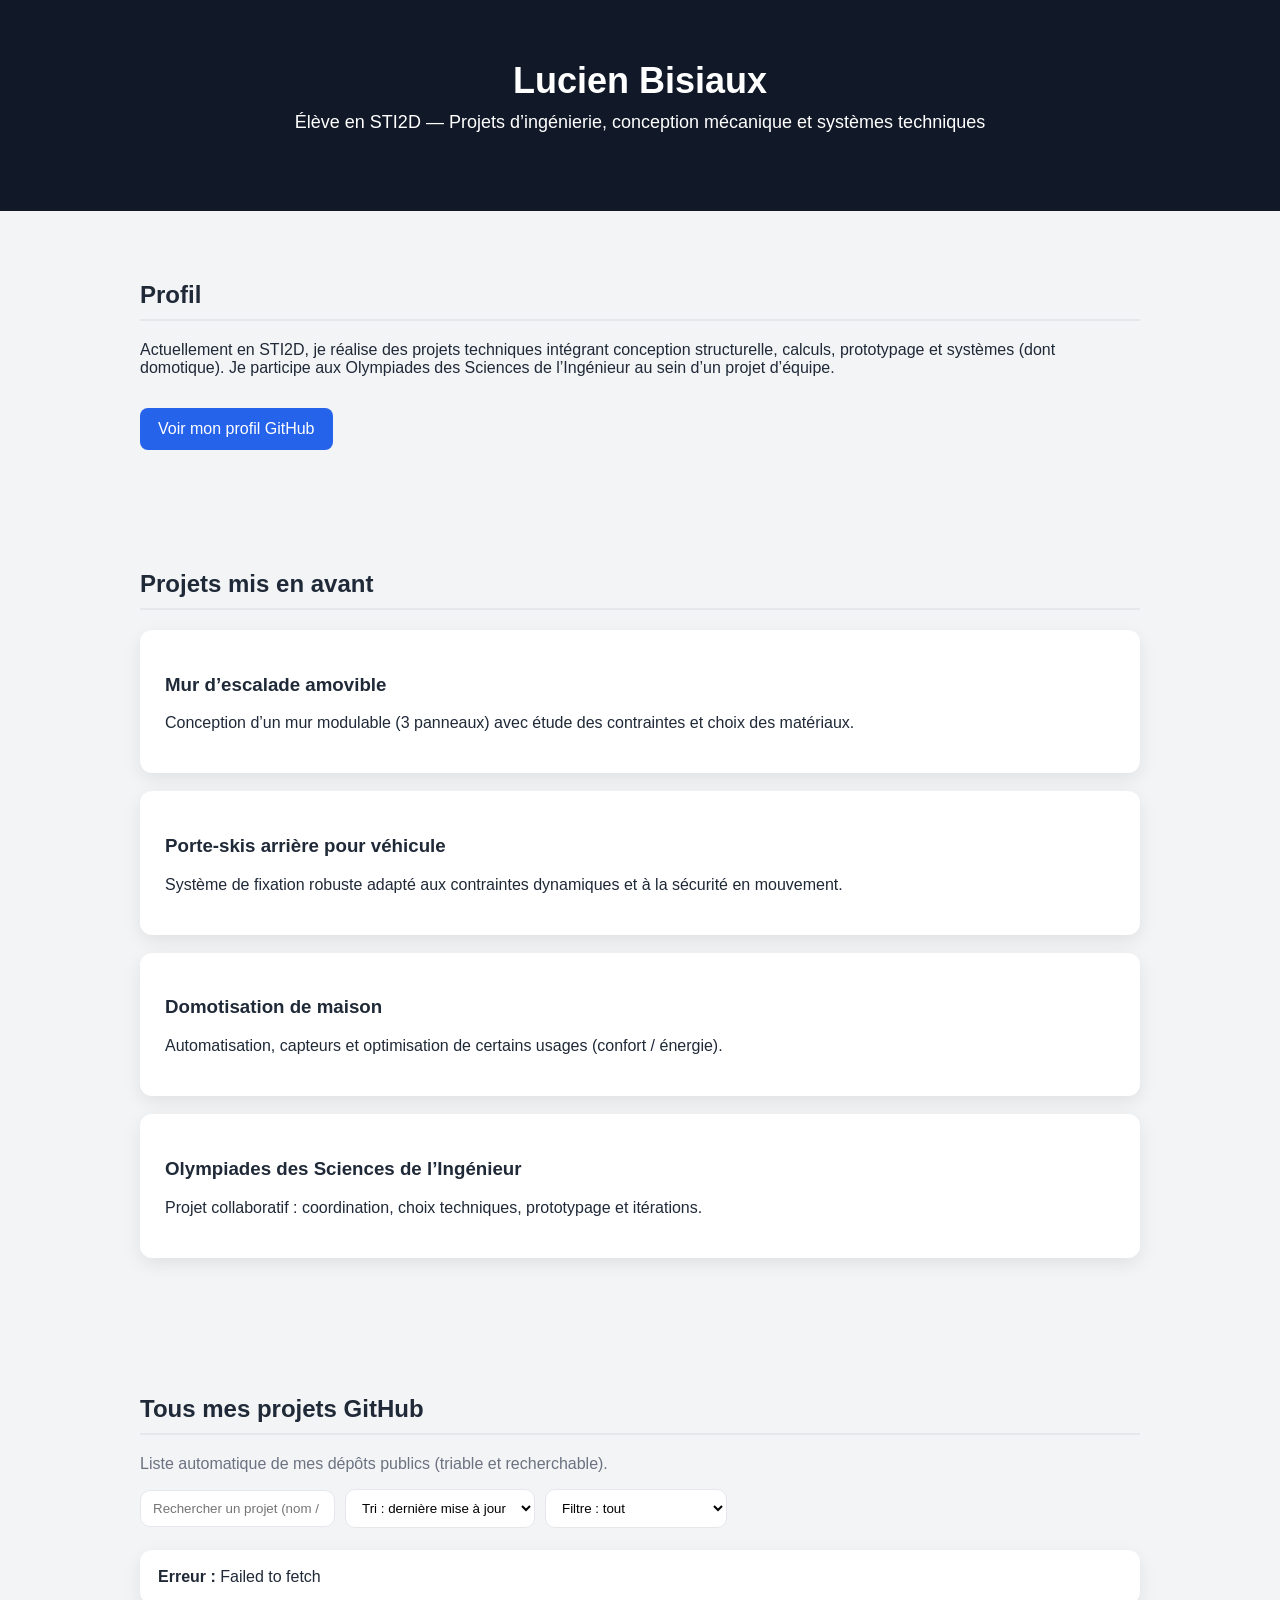
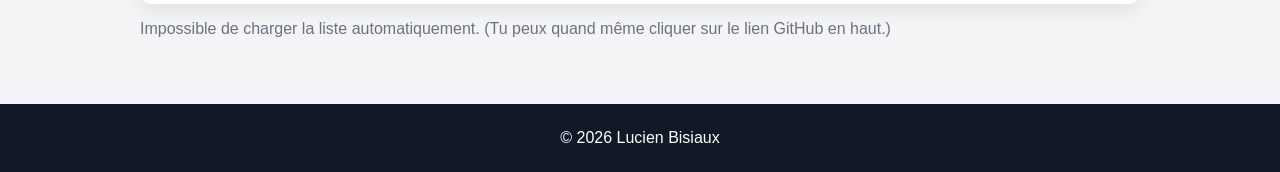
<file: index.html>
<!DOCTYPE html>
<html lang="fr">
<head>
<meta charset="UTF-8">
<meta name="viewport" content="width=device-width, initial-scale=1.0">
<title>Lucien Bisiaux - Portfolio</title>
<style>
  body { font-family: Arial, sans-serif; margin: 0; background-color: #f3f4f6; color: #1f2937; }
  header { background: #111827; color: white; padding: 60px 20px; text-align: center; }
  header h1 { margin: 0; font-size: 36px; }
  header p { margin-top: 10px; font-size: 18px; }
  section { max-width: 1000px; margin: auto; padding: 50px 20px; }
  h2 { margin-bottom: 20px; border-bottom: 2px solid #e5e7eb; padding-bottom: 10px; }
  .project { background: white; padding: 25px; margin-bottom: 18px; border-radius: 12px; box-shadow: 0 6px 18px rgba(0,0,0,0.08); }
  .grid { display: grid; grid-template-columns: repeat(auto-fit, minmax(260px, 1fr)); gap: 16px; }
  .card { background: white; padding: 18px; border-radius: 12px; box-shadow: 0 6px 18px rgba(0,0,0,0.08); }
  .card h3 { margin: 0 0 8px 0; font-size: 18px; }
  .meta { font-size: 13px; color: #6b7280; margin-top: 10px; display: flex; gap: 10px; flex-wrap: wrap; }
  .tag { background: #eef2ff; color: #3730a3; padding: 4px 8px; border-radius: 999px; font-size: 12px; }
  .button { display: inline-block; padding: 12px 18px; background: #2563eb; color: white; text-decoration: none; border-radius: 8px; margin-top: 15px; }
  .row { display: flex; gap: 10px; flex-wrap: wrap; align-items: center; margin: 14px 0 22px; }
  input, select { padding: 10px 12px; border-radius: 10px; border: 1px solid #e5e7eb; background: white; }
  footer { background: #111827; color: white; text-align: center; padding: 25px; }
  .muted { color: #6b7280; }
</style>
</head>
<body>

<header>
  <h1>Lucien Bisiaux</h1>
  <p>Élève en STI2D — Projets d’ingénierie, conception mécanique et systèmes techniques</p>
</header>

<section>
  <h2>Profil</h2>
  <p>
    Actuellement en STI2D, je réalise des projets techniques intégrant conception structurelle, calculs,
    prototypage et systèmes (dont domotique). Je participe aux Olympiades des Sciences de l’Ingénieur
    au sein d’un projet d’équipe.
  </p>

  <a class="button" href="https://github.com/LucienBisiaux" target="_blank" rel="noopener">
    Voir mon profil GitHub
  </a>
</section>

<section>
  <h2>Projets mis en avant</h2>

  <div class="project">
    <h3>Mur d’escalade amovible</h3>
    <p>Conception d’un mur modulable (3 panneaux) avec étude des contraintes et choix des matériaux.</p>
  </div>

  <div class="project">
    <h3>Porte-skis arrière pour véhicule</h3>
    <p>Système de fixation robuste adapté aux contraintes dynamiques et à la sécurité en mouvement.</p>
  </div>

  <div class="project">
    <h3>Domotisation de maison</h3>
    <p>Automatisation, capteurs et optimisation de certains usages (confort / énergie).</p>
  </div>

  <div class="project">
    <h3>Olympiades des Sciences de l’Ingénieur</h3>
    <p>Projet collaboratif : coordination, choix techniques, prototypage et itérations.</p>
  </div>
</section>

<section>
  <h2>Tous mes projets GitHub</h2>
  <p class="muted">Liste automatique de mes dépôts publics (triable et recherchable).</p>

  <div class="row">
    <input id="search" type="text" placeholder="Rechercher un projet (nom / description)…" />
    <select id="sort">
      <option value="updated">Tri : dernière mise à jour</option>
      <option value="stars">Tri : étoiles</option>
      <option value="name">Tri : nom (A→Z)</option>
    </select>
    <select id="filter">
      <option value="all">Filtre : tout</option>
      <option value="no-forks">Sans forks</option>
      <option value="no-pages">Sans le site (.github.io)</option>
    </select>
  </div>

  <div id="repos" class="grid"></div>
  <p id="status" class="muted"></p>
</section>

<footer>© 2026 Lucien Bisiaux</footer>

<script>
  const username = "LucienBisiaux";
  const apiUrl = `https://api.github.com/users/${username}/repos?per_page=100&sort=updated`;

  const reposEl = document.getElementById("repos");
  const statusEl = document.getElementById("status");
  const searchEl = document.getElementById("search");
  const sortEl = document.getElementById("sort");
  const filterEl = document.getElementById("filter");

  let repos = [];

  function formatDate(iso) {
    const d = new Date(iso);
    return d.toLocaleDateString("fr-FR", { year: "numeric", month: "short", day: "numeric" });
  }

  function render(list) {
    reposEl.innerHTML = "";
    if (!list.length) {
      reposEl.innerHTML = `<div class="card"><strong>Aucun projet trouvé.</strong><div class="muted">Change la recherche/filtre.</div></div>`;
      return;
    }

    list.forEach(r => {
      const desc = r.description ? r.description : "Pas de description.";
      const lang = r.language ? r.language : "—";
      const stars = r.stargazers_count ?? 0;

      const card = document.createElement("div");
      card.className = "card";
      card.innerHTML = `
        <h3><a href="${r.html_url}" target="_blank" rel="noopener">${r.name}</a></h3>
        <div class="muted">${desc}</div>
        <div class="meta">
          <span class="tag">Langage : ${lang}</span>
          <span class="tag">★ ${stars}</span>
          <span class="tag">MAJ : ${formatDate(r.updated_at)}</span>
        </div>
      `;
      reposEl.appendChild(card);
    });
  }

  function apply() {
    const q = searchEl.value.trim().toLowerCase();
    const sortMode = sortEl.value;
    const filterMode = filterEl.value;

    let list = [...repos];

    // filtres
    if (filterMode === "no-forks") list = list.filter(r => !r.fork);
    if (filterMode === "no-pages") list = list.filter(r => !r.name.toLowerCase().endsWith(".github.io"));

    // recherche
    if (q) {
      list = list.filter(r =>
        (r.name && r.name.toLowerCase().includes(q)) ||
        (r.description && r.description.toLowerCase().includes(q))
      );
    }

    // tri
    if (sortMode === "name") list.sort((a,b) => a.name.localeCompare(b.name));
    if (sortMode === "stars") list.sort((a,b) => (b.stargazers_count||0) - (a.stargazers_count||0));
    if (sortMode === "updated") list.sort((a,b) => new Date(b.updated_at) - new Date(a.updated_at));

    render(list);
  }

  async function loadRepos() {
    statusEl.textContent = "Chargement des projets…";
    try {
      const res = await fetch(apiUrl, { headers: { "Accept": "application/vnd.github+json" } });
      if (!res.ok) throw new Error(`Erreur API GitHub (${res.status})`);
      repos = await res.json();

      // Option : n'afficher que les repos publics + pas les repos vides (si tu veux)
      repos = repos.filter(r => !r.private);

      statusEl.textContent = `Projets chargés : ${repos.length}`;
      apply();
    } catch (e) {
      statusEl.textContent = "Impossible de charger la liste automatiquement. (Tu peux quand même cliquer sur le lien GitHub en haut.)";
      reposEl.innerHTML = `<div class="card"><strong>Erreur :</strong> ${e.message}</div>`;
    }
  }

  searchEl.addEventListener("input", apply);
  sortEl.addEventListener("change", apply);
  filterEl.addEventListener("change", apply);

  loadRepos();
</script>

</body>
</html>
</file>
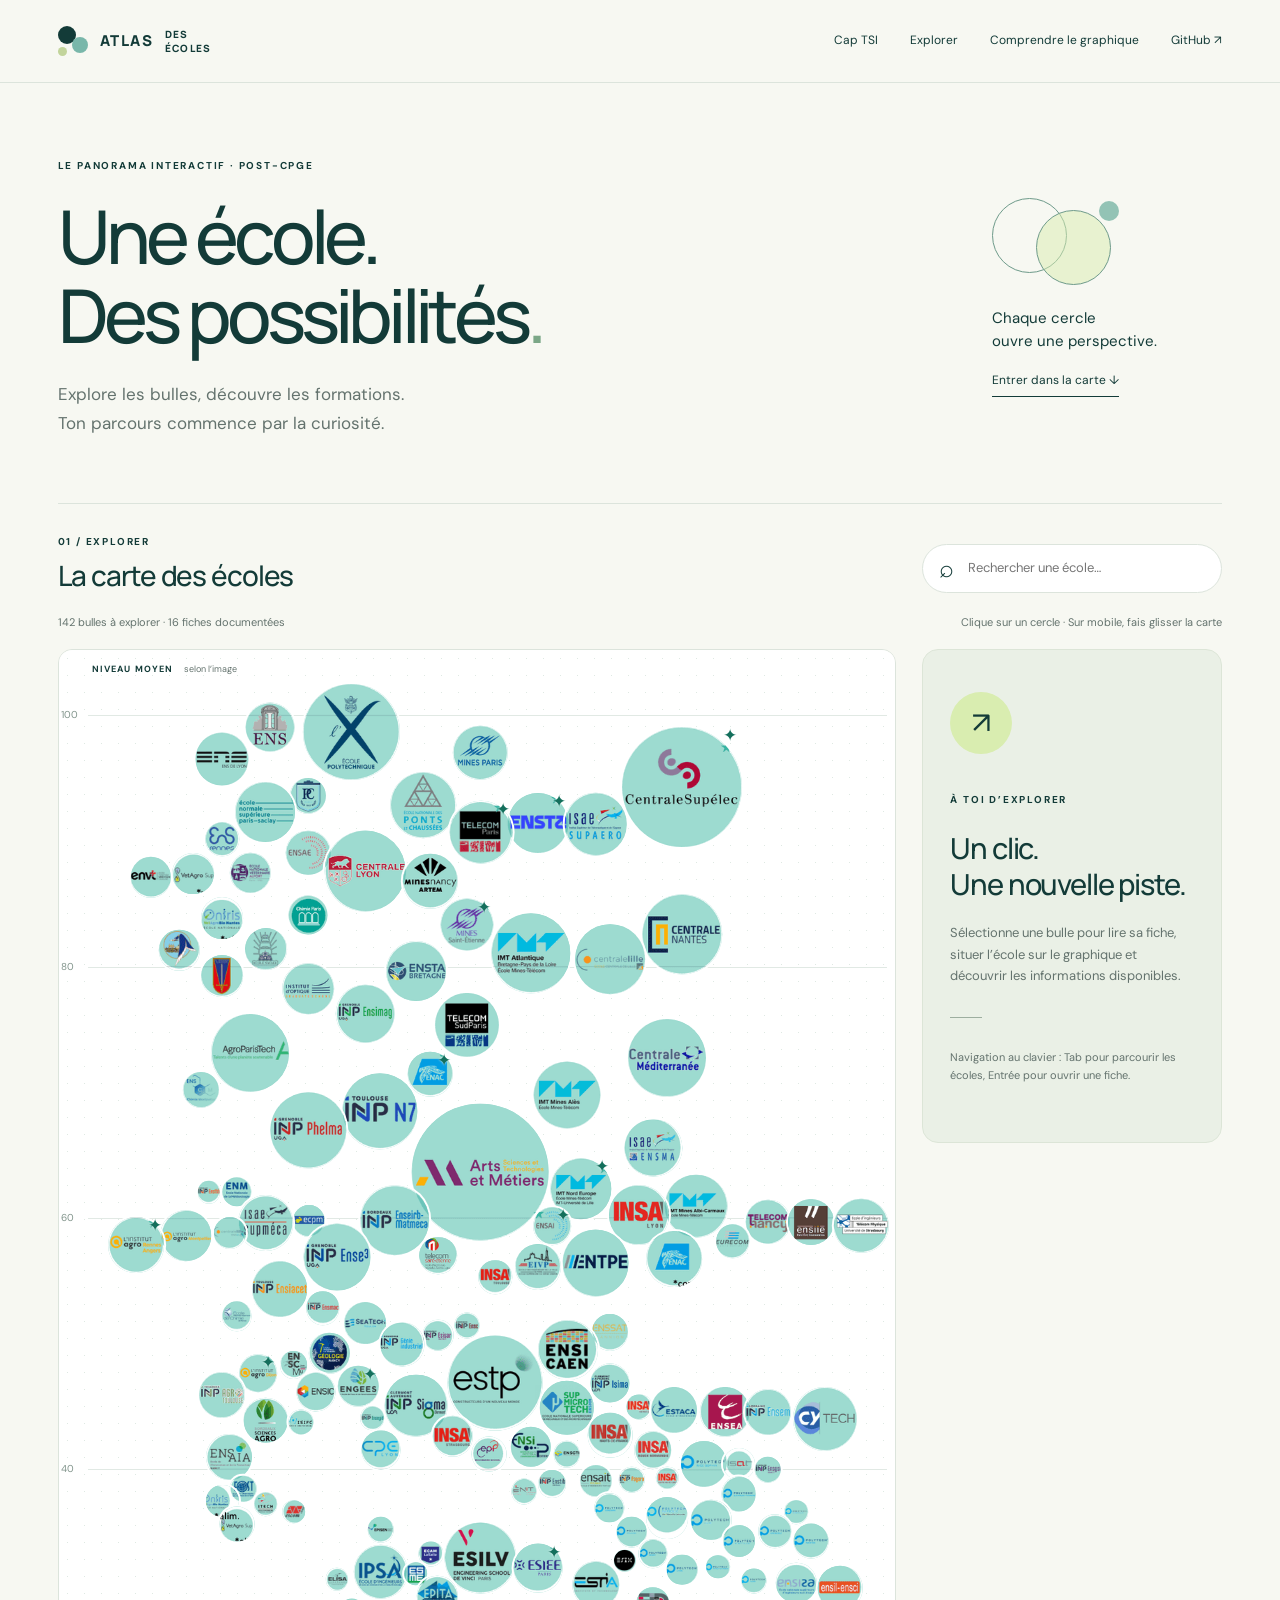
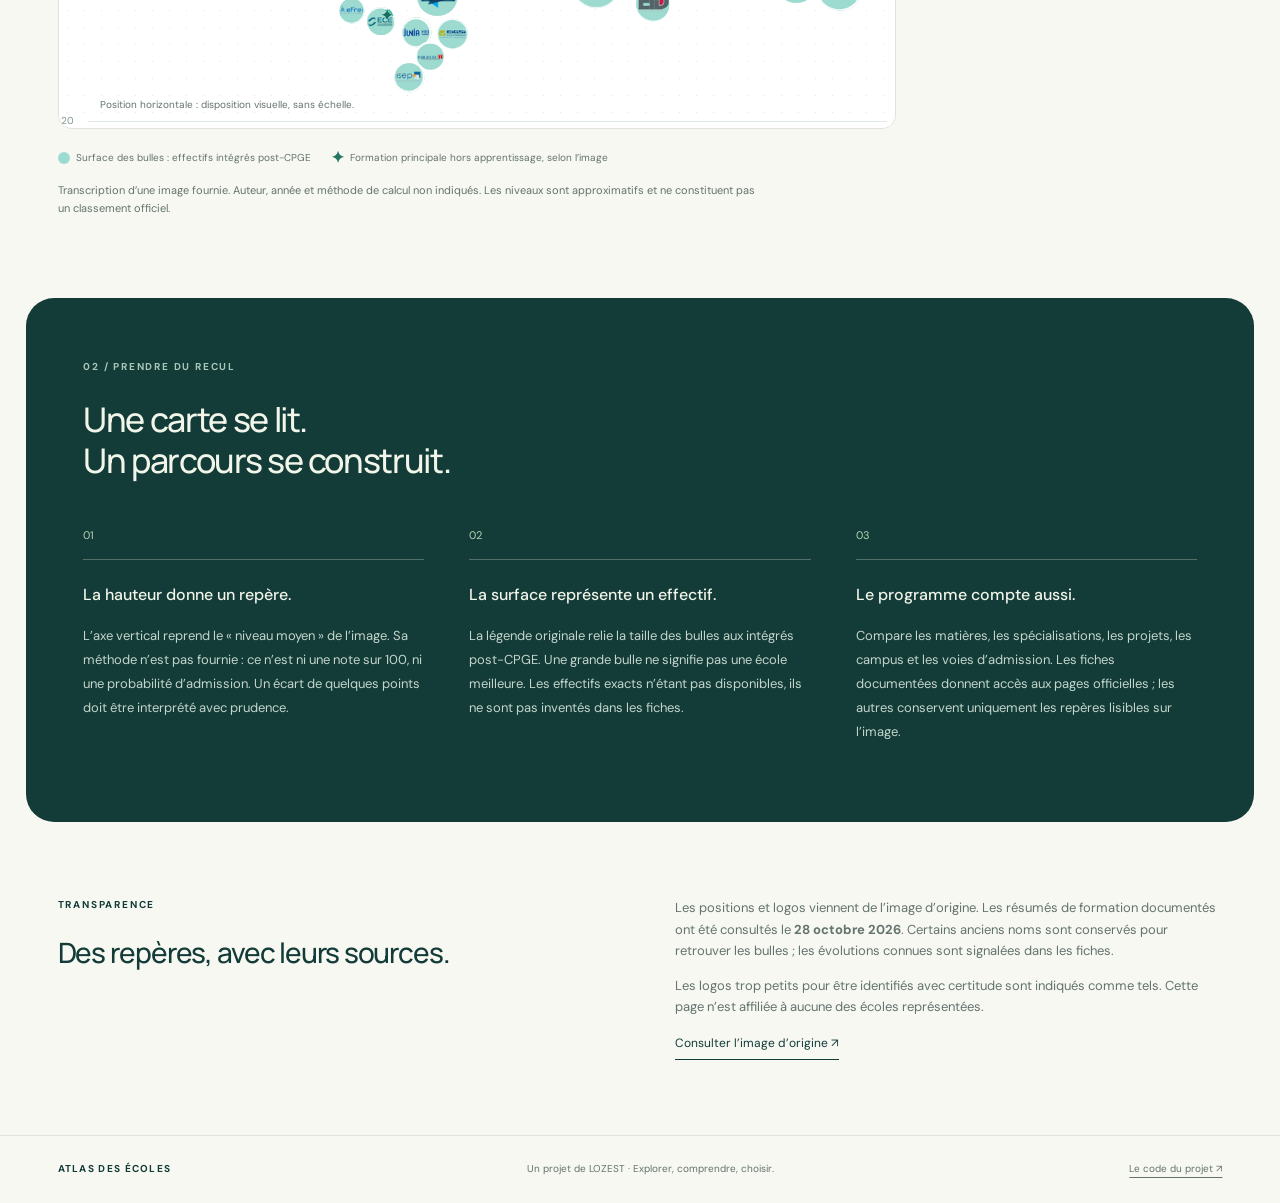
<file: ecoles/index.html>
<!doctype html>
<html lang="fr">
<head>
<meta charset="utf-8"><meta name="viewport" content="width=device-width, initial-scale=1">
<meta name="theme-color" content="#103c39"><meta name="description" content="Explorez les écoles du graphique : bulles cliquables, repères visuels et fiches de formation sourcées.">
<title>Atlas des écoles — LOZEST</title>
<link rel="icon" href="data:image/svg+xml,%3Csvg xmlns='http://www.w3.org/2000/svg' viewBox='0 0 64 64'%3E%3Ccircle cx='32' cy='32' r='30' fill='%23103c39'/%3E%3Ccircle cx='23' cy='25' r='10' fill='%239cd9ce'/%3E%3Ccircle cx='43' cy='38' r='13' fill='%23e9f6c6'/%3E%3C/svg%3E">
<link rel="stylesheet" href="styles.css"><script defer src="schools.js"></script><script defer src="profiles.js"></script><script defer src="app.js"></script>
</head>
<body>
<header class="topbar"><a class="brand" href="./" aria-label="Atlas des écoles, accueil"><span class="brand-symbol" aria-hidden="true"><i></i><i></i><i></i></span> ATLAS<span class="brand-end">DES ÉCOLES</span></a><nav aria-label="Navigation"><a href="tsi/">Cap TSI</a><a href="#carte">Explorer</a><a href="#lecture">Comprendre le graphique</a><a href="https://github.com/LOZEST/LOZEST.github.io/tree/main/ecoles" target="_blank" rel="noopener noreferrer">GitHub ↗</a></nav></header>
<main>
<section class="hero"><div><p class="eyebrow">LE PANORAMA INTERACTIF · POST-CPGE</p><h1>Une école.<br>Des possibilités<span class="period">.</span></h1><p class="intro">Explore les bulles, découvre les formations.<br>Ton parcours commence par la curiosité.</p></div><div class="hero-aside"><span class="orbit" aria-hidden="true"><i></i><i></i><i></i></span><p>Chaque cercle<br>ouvre une perspective.</p><a href="#carte" class="text-link">Entrer dans la carte <span>↓</span></a></div></section>
<section class="explorer" id="carte" aria-labelledby="map-heading">
<div class="explorer-heading"><div><p class="eyebrow">01 / EXPLORER</p><h2 id="map-heading">La carte des écoles</h2></div><label class="search-wrap"><span aria-hidden="true">⌕</span><input id="search" type="search" placeholder="Rechercher une école…" aria-label="Rechercher une école ou un domaine" autocomplete="off"></label></div>
<div class="chart-meta"><span id="result-count" aria-live="polite"></span><span>Clique sur un cercle · Sur mobile, fais glisser la carte</span></div>
<div class="explorer-layout"><div class="map-column"><div class="map-scroll" id="map-scroll" aria-label="Carte des écoles, défilement horizontal sur petit écran"><div class="map" id="map"><span class="axis-name">NIVEAU MOYEN <span>selon l’image</span></span><div id="grid" aria-hidden="true"></div><div id="bubbles"></div><div class="map-end">Position horizontale : disposition visuelle, sans échelle.</div></div></div><div class="plot-legend"><span><i class="legend-circle"></i> Surface des bulles : effectifs intégrés post-CPGE</span><span><b>✦</b> Formation principale hors apprentissage, selon l’image</span></div><p class="source-note">Transcription d’une image fournie. Auteur, année et méthode de calcul non indiqués. Les niveaux sont approximatifs et ne constituent pas un classement officiel.</p><p class="empty-results" id="empty-results" hidden>Aucune école ne correspond. Essaie un nom plus court ou un autre domaine.</p></div>
<aside class="details" id="details" aria-label="Fiche de l’école sélectionnée"><div class="details-inner" id="details-inner"><div class="detail-placeholder"><span class="placeholder-circle">↗</span><p class="eyebrow">À TOI D’EXPLORER</p><h2>Un clic.<br>Une nouvelle piste.</h2><p>Sélectionne une bulle pour lire sa fiche, situer l’école sur le graphique et découvrir les informations disponibles.</p><div class="tiny-line"></div><p class="small">Navigation au clavier : Tab pour parcourir les écoles, Entrée pour ouvrir une fiche.</p></div></div></aside></div>
</section>
<section class="reading" id="lecture"><div class="section-title"><p class="eyebrow">02 / PRENDRE DU RECUL</p><h2>Une carte se lit.<br>Un parcours se construit.</h2></div><div class="reading-grid"><article><span class="chapter">01</span><h3>La hauteur donne un repère.</h3><p>L’axe vertical reprend le « niveau moyen » de l’image. Sa méthode n’est pas fournie : ce n’est ni une note sur 100, ni une probabilité d’admission. Un écart de quelques points doit être interprété avec prudence.</p></article><article><span class="chapter">02</span><h3>La surface représente un effectif.</h3><p>La légende originale relie la taille des bulles aux intégrés post-CPGE. Une grande bulle ne signifie pas une école meilleure. Les effectifs exacts n’étant pas disponibles, ils ne sont pas inventés dans les fiches.</p></article><article><span class="chapter">03</span><h3>Le programme compte aussi.</h3><p>Compare les matières, les spécialisations, les projets, les campus et les voies d’admission. Les fiches documentées donnent accès aux pages officielles ; les autres conservent uniquement les repères lisibles sur l’image.</p></article></div></section>
<section class="provenance"><div><p class="eyebrow">TRANSPARENCE</p><h2>Des repères, avec leurs sources.</h2></div><div><p>Les positions et logos viennent de l’image d’origine. Les résumés de formation documentés ont été consultés le <strong>28 octobre 2026</strong>. Certains anciens noms sont conservés pour retrouver les bulles ; les évolutions connues sont signalées dans les fiches.</p><p>Les logos trop petits pour être identifiés avec certitude sont indiqués comme tels. Cette page n’est affiliée à aucune des écoles représentées.</p><a class="text-link" href="assets/graphique-original.png" target="_blank" rel="noopener">Consulter l’image d’origine ↗</a></div></section>
</main>
<footer><a class="footer-brand" href="./">ATLAS DES ÉCOLES</a><span>Un projet de LOZEST · Explorer, comprendre, choisir.</span><a href="https://github.com/LOZEST/LOZEST.github.io/tree/main/ecoles" target="_blank" rel="noopener">Le code du projet ↗</a></footer>
<dialog id="school-dialog" aria-label="Détails de l’école"><button class="close-circle" aria-label="Fermer la fiche">×</button><div id="dialog-content"></div></dialog>
<div class="tooltip" id="tooltip" role="tooltip" hidden></div>
<noscript><p class="noscript">Active JavaScript pour explorer les bulles. <a href="assets/graphique-original.png">Voir l’image originale</a>.</p></noscript>
</body>
</html>
</file>
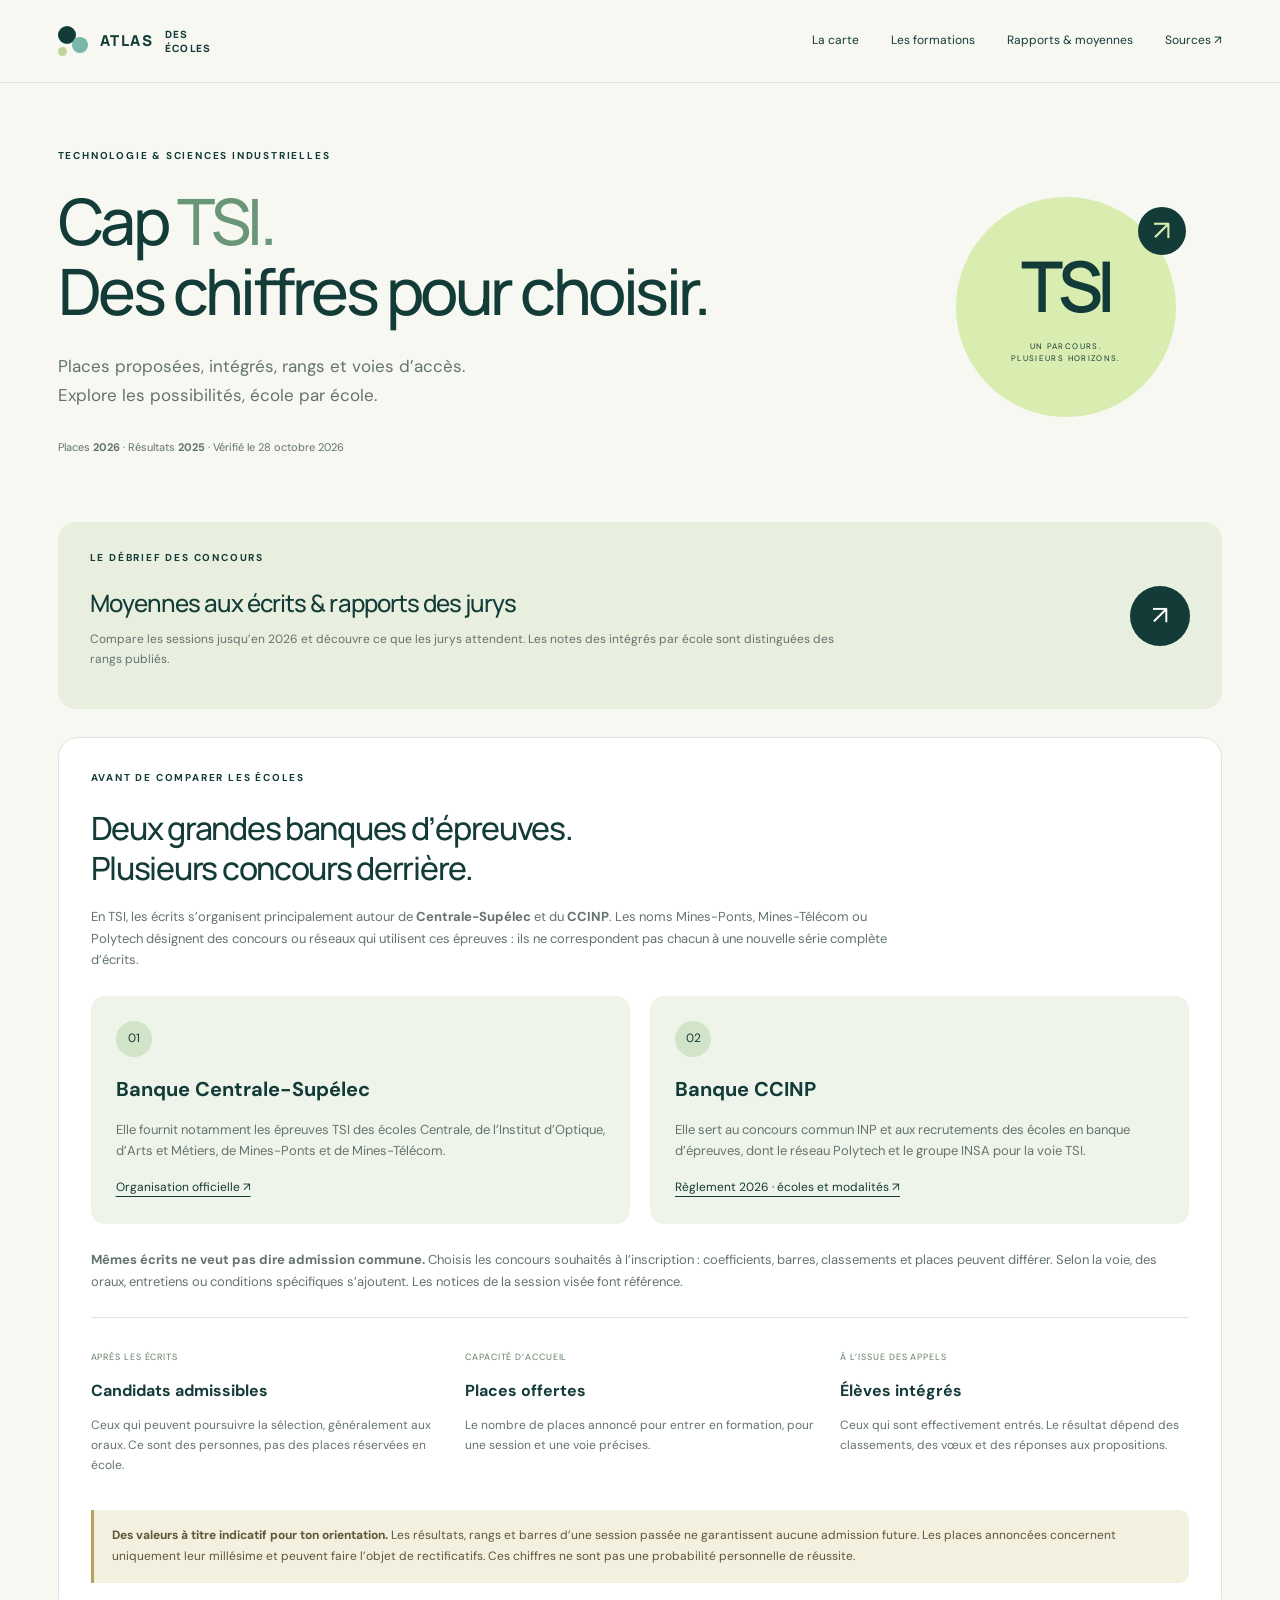
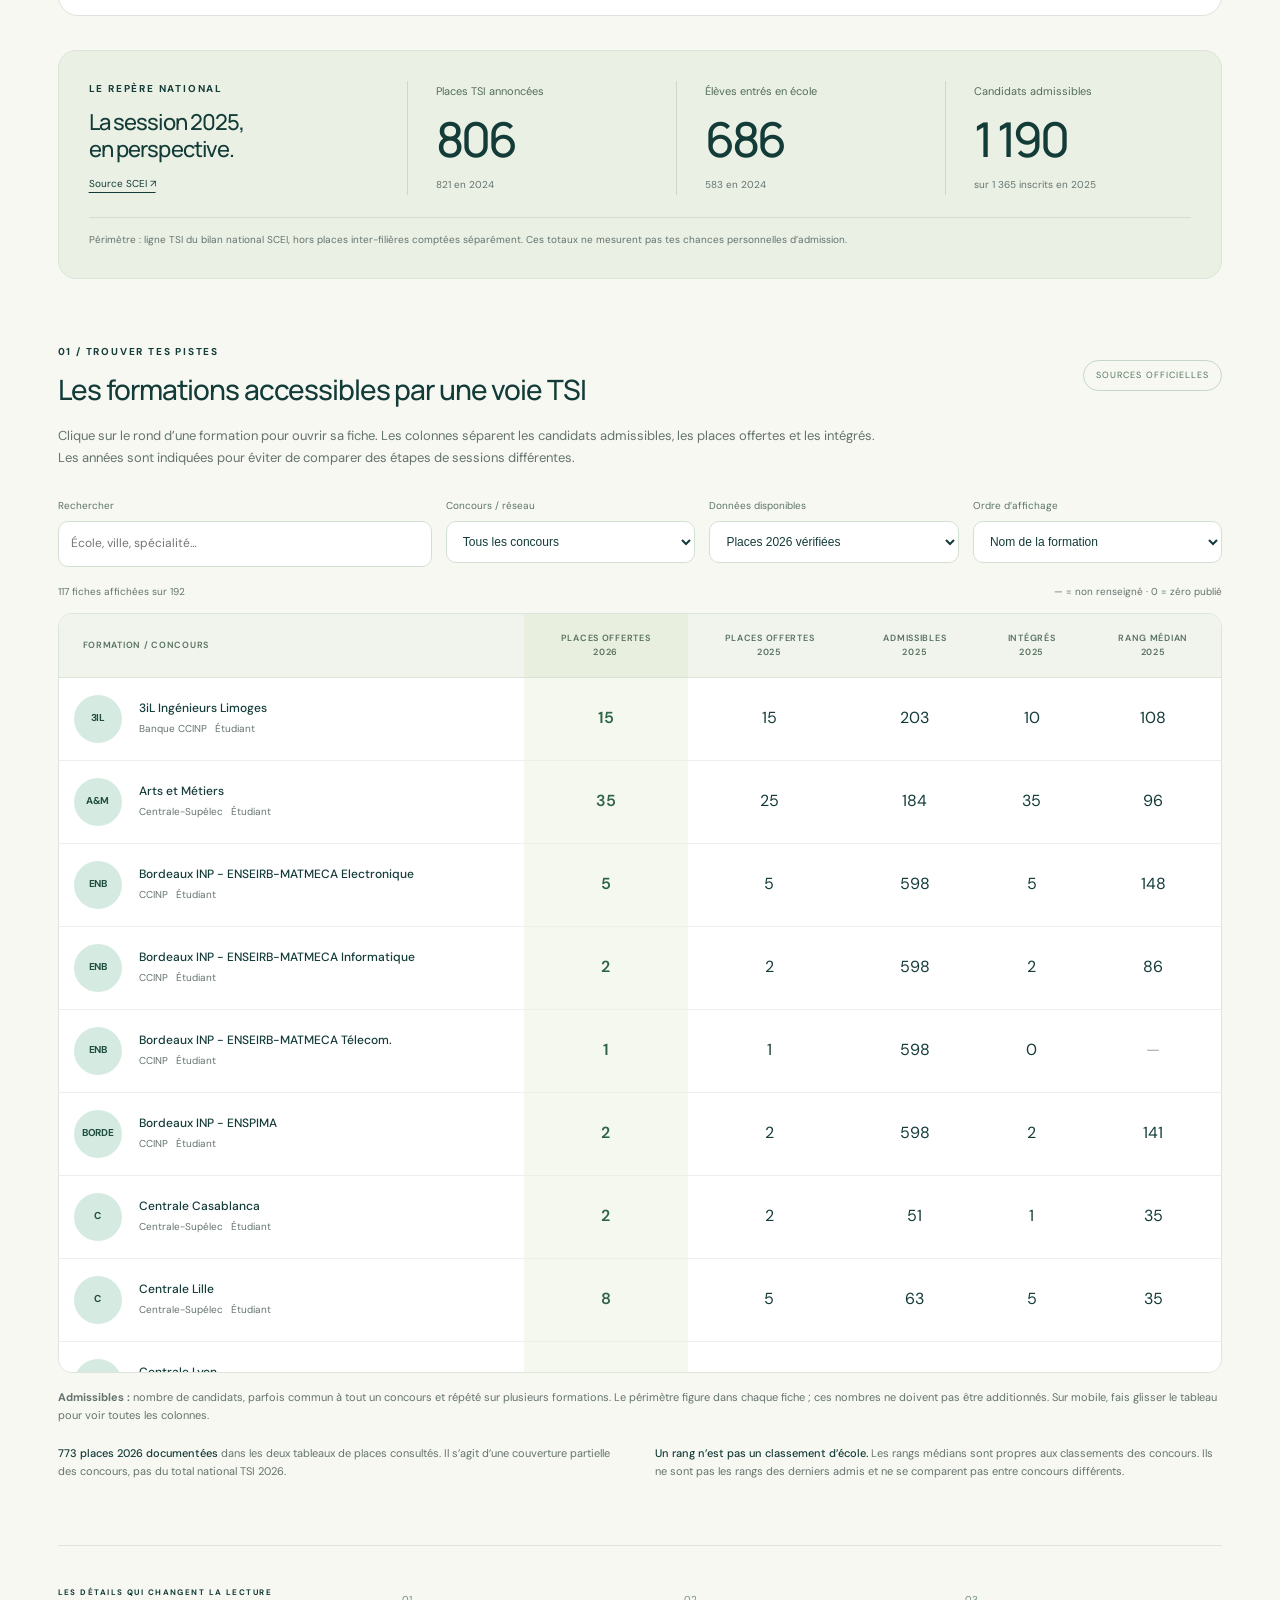
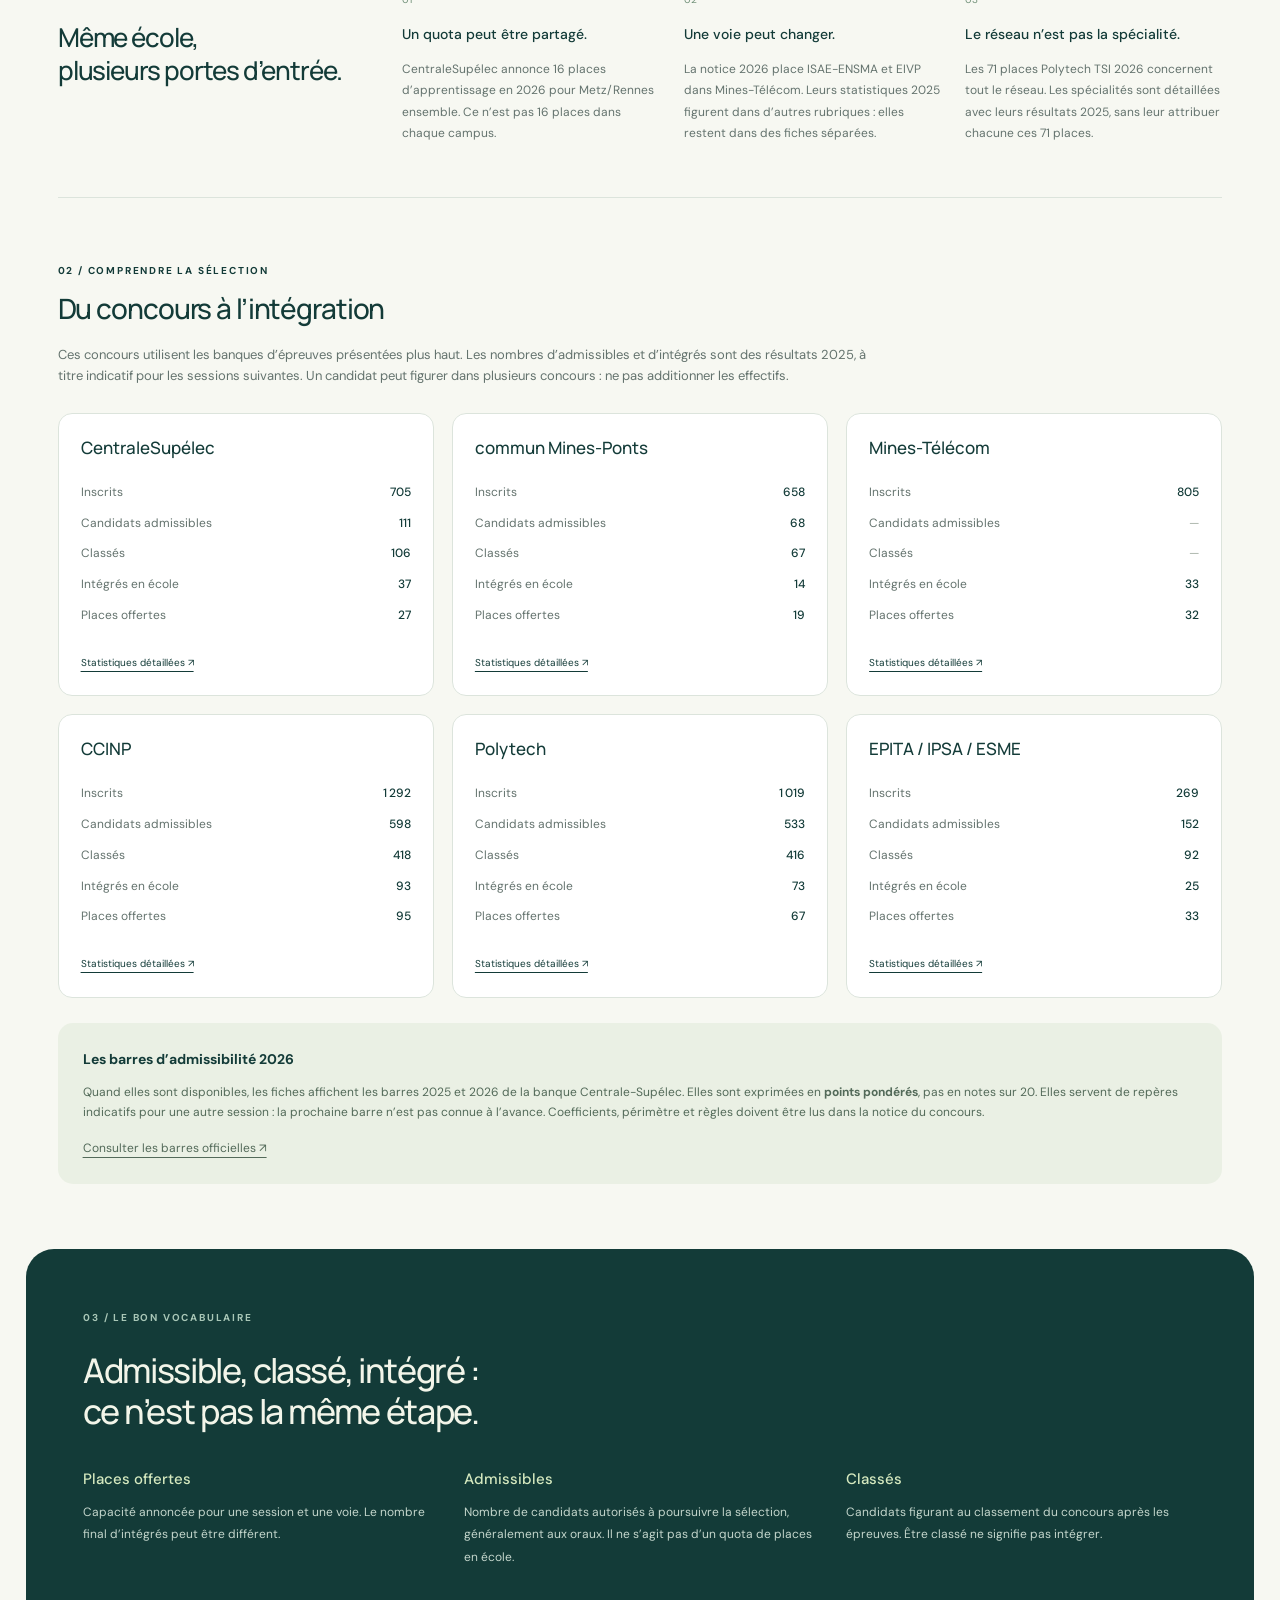
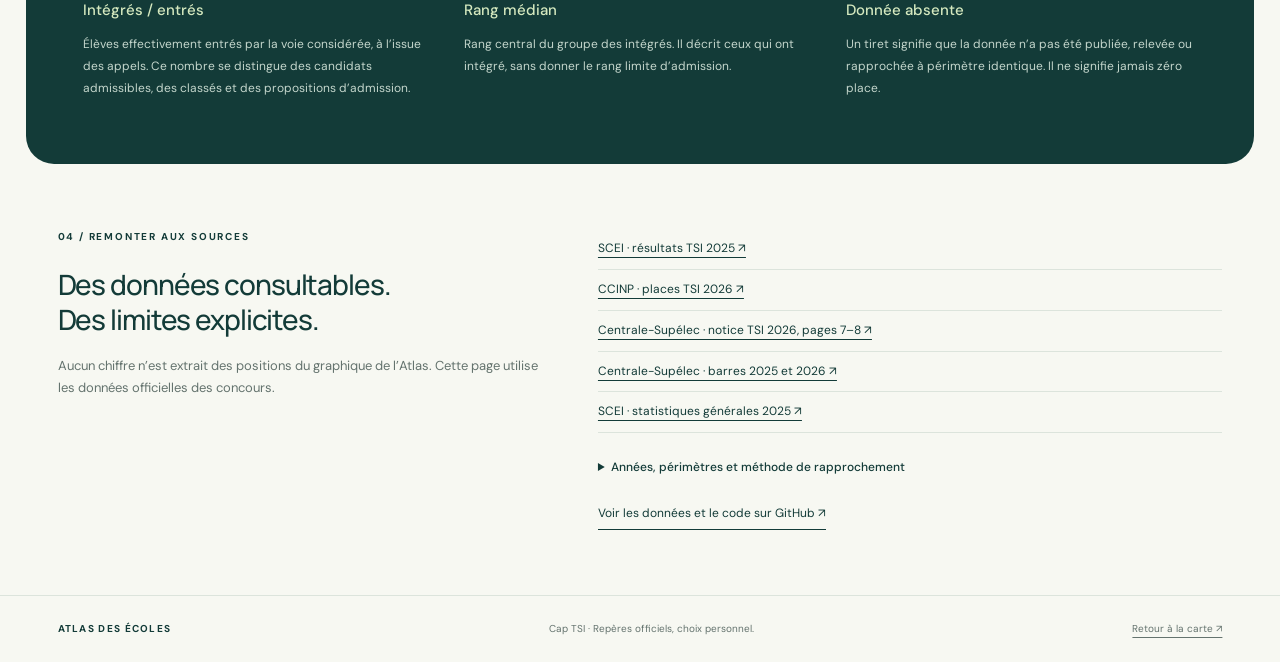
<file: ecoles/tsi/index.html>
<!doctype html>
<html lang="fr"><head><meta charset="utf-8"><meta name="viewport" content="width=device-width,initial-scale=1"><meta name="theme-color" content="#133b38"><title>Cap TSI — Places, intégrations et écoles</title><meta name="description" content="Explorez les voies TSI : places 2026, intégrés 2025, rangs médians, barres et sources officielles. Une page de l’Atlas des écoles."><link rel="stylesheet" href="../styles.css"><link rel="stylesheet" href="tsi.css"><script defer src="../profiles.js"></script><script defer src="data.js"></script><script defer src="tsi.js"></script></head>
<body>
<header class="topbar"><a class="brand" href="../"><span class="brand-symbol" aria-hidden="true"><i></i><i></i><i></i></span>ATLAS<span class="brand-end">DES ÉCOLES</span></a><nav aria-label="Navigation"><a href="../">La carte</a><a href="#formations">Les formations</a><a href="rapports/">Rapports & moyennes</a><a href="#sources">Sources ↗</a></nav></header>
<main>
<section class="tsi-hero"><div><p class="eyebrow">TECHNOLOGIE & SCIENCES INDUSTRIELLES</p><h1>Cap <span>TSI.</span><br>Des chiffres pour choisir.</h1><p class="intro">Places proposées, intégrés, rangs et voies d’accès.<br>Explore les possibilités, école par école.</p><p class="edition">Places <strong>2026</strong> · Résultats <strong>2025</strong> · Vérifié le 28 octobre 2026</p></div><div class="hero-disc"><span>TSI</span><small>UN PARCOURS.<br>PLUSIEURS HORIZONS.</small><i aria-hidden="true">↗</i></div></section>
<aside class="report-entry"><div><p class="eyebrow">LE DÉBRIEF DES CONCOURS</p><h2>Moyennes aux écrits & rapports des jurys</h2><p>Compare les sessions jusqu’en 2026 et découvre ce que les jurys attendent. Les notes des intégrés par école sont distinguées des rangs publiés.</p></div><a href="rapports/" aria-label="Ouvrir les rapports des jurys et les moyennes" class="report-entry-orb">↗</a></aside>
<section class="banks-section" aria-labelledby="banks-title"><p class="eyebrow">AVANT DE COMPARER LES ÉCOLES</p><h2 id="banks-title">Deux grandes banques d’épreuves.<br>Plusieurs concours derrière.</h2><p class="section-intro">En TSI, les écrits s’organisent principalement autour de <strong>Centrale-Supélec</strong> et du <strong>CCINP</strong>. Les noms Mines-Ponts, Mines-Télécom ou Polytech désignent des concours ou réseaux qui utilisent ces épreuves : ils ne correspondent pas chacun à une nouvelle série complète d’écrits.</p><div class="banks-grid"><article><span class="bank-number" aria-hidden="true">01</span><h3>Banque Centrale-Supélec</h3><p>Elle fournit notamment les épreuves TSI des écoles Centrale, de l’Institut d’Optique, d’Arts et Métiers, de Mines-Ponts et de Mines-Télécom.</p><a href="https://www.concours-centrale-supelec.fr/presentation" target="_blank" rel="noopener">Organisation officielle ↗</a></article><article><span class="bank-number" aria-hidden="true">02</span><h3>Banque CCINP</h3><p>Elle sert au concours commun INP et aux recrutements des écoles en banque d’épreuves, dont le réseau Polytech et le groupe INSA pour la voie TSI.</p><a href="https://www.concours-commun-inp.fr/_resource/R%C3%A8glement_VF_23-06.pdf?download=true" target="_blank" rel="noopener">Règlement 2026 · écoles et modalités ↗</a></article></div><p class="bank-precision"><strong>Mêmes écrits ne veut pas dire admission commune.</strong> Choisis les concours souhaités à l’inscription : coefficients, barres, classements et places peuvent différer. Selon la voie, des oraux, entretiens ou conditions spécifiques s’ajoutent. Les notices de la session visée font référence.</p><div class="admission-steps"><article><span>APRÈS LES ÉCRITS</span><h3>Candidats admissibles</h3><p>Ceux qui peuvent poursuivre la sélection, généralement aux oraux. Ce sont des personnes, pas des places réservées en école.</p></article><article><span>CAPACITÉ D’ACCUEIL</span><h3>Places offertes</h3><p>Le nombre de places annoncé pour entrer en formation, pour une session et une voie précises.</p></article><article><span>À L’ISSUE DES APPELS</span><h3>Élèves intégrés</h3><p>Ceux qui sont effectivement entrés. Le résultat dépend des classements, des vœux et des réponses aux propositions.</p></article></div><p class="indicative-note"><strong>Des valeurs à titre indicatif pour ton orientation.</strong> Les résultats, rangs et barres d’une session passée ne garantissent aucune admission future. Les places annoncées concernent uniquement leur millésime et peuvent faire l’objet de rectificatifs. Ces chiffres ne sont pas une probabilité personnelle de réussite.</p></section>
<section class="snapshot" aria-labelledby="snapshot-title"><div class="snapshot-intro"><p class="eyebrow">LE REPÈRE NATIONAL</p><h2 id="snapshot-title">La session 2025, <br>en perspective.</h2><a href="https://www.scei-concours.fr/stat2025/stat_generale_2025.html" target="_blank" rel="noopener">Source SCEI ↗</a></div><div class="stat"><span>Places TSI annoncées</span><strong>806</strong><small>821 en 2024</small></div><div class="stat"><span>Élèves entrés en école</span><strong>686</strong><small>583 en 2024</small></div><div class="stat"><span>Candidats admissibles</span><strong>1 190</strong><small>sur 1 365 inscrits en 2025</small></div><p class="snapshot-note">Périmètre : ligne TSI du bilan national SCEI, hors places inter-filières comptées séparément. Ces totaux ne mesurent pas tes chances personnelles d’admission.</p></section>
<section class="catalog" id="formations"><div class="catalog-heading"><div><p class="eyebrow">01 / TROUVER TES PISTES</p><h2>Les formations accessibles par une voie TSI</h2></div><span class="live-tag">SOURCES OFFICIELLES</span></div><p class="section-intro">Clique sur le rond d’une formation pour ouvrir sa fiche. Les colonnes séparent les candidats admissibles, les places offertes et les intégrés. Les années sont indiquées pour éviter de comparer des étapes de sessions différentes.</p>
<div class="filters"><label class="wide-field"><span>Rechercher</span><input id="tsi-search" type="search" placeholder="École, ville, spécialité…" autocomplete="off"></label><label><span>Concours / réseau</span><select id="tsi-group"><option value="all">Tous les concours</option></select></label><label><span>Données disponibles</span><select id="tsi-coverage"><option value="current">Places 2026 vérifiées</option><option value="all">Toutes les fiches</option><option value="historic">Résultats 2025 uniquement</option><option value="apprentice">Voies en apprentissage</option></select></label><label><span>Ordre d’affichage</span><select id="tsi-sort"><option value="name">Nom de la formation</option><option value="places">Places 2026 décroissantes</option><option value="entered">Intégrés 2025 décroissants</option><option value="group">Concours puis nom</option></select></label></div>
<div class="catalog-meta"><span id="tsi-count" aria-live="polite"></span><span>— = non renseigné · 0 = zéro publié</span></div>
<div class="table-shell"><table class="school-table"><caption class="sr-only">Formations TSI, places offertes 2026, candidats admissibles, places offertes et intégrés 2025, rang médian des intégrés 2025. Cliquer sur le cercle de chaque ligne pour consulter les détails.</caption><thead><tr><th scope="col">FORMATION / CONCOURS</th><th scope="col" class="current">PLACES OFFERTES<br>2026</th><th scope="col">PLACES OFFERTES<br>2025</th><th scope="col">ADMISSIBLES<br>2025</th><th scope="col">INTÉGRÉS<br>2025</th><th scope="col">RANG MÉDIAN<br>2025</th></tr></thead><tbody id="tsi-rows"></tbody></table></div>
<p id="tsi-empty" hidden>Aucun résultat. Essaie un autre nom ou sélectionne « Toutes les fiches ».</p>
<p class="scope-note"><strong>Admissibles :</strong> nombre de candidats, parfois commun à tout un concours et répété sur plusieurs formations. Le périmètre figure dans chaque fiche ; ces nombres ne doivent pas être additionnés. Sur mobile, fais glisser le tableau pour voir toutes les colonnes.</p><div class="data-notes"><p><strong>773 places 2026 documentées</strong> dans les deux tableaux de places consultés. Il s’agit d’une couverture partielle des concours, pas du total national TSI 2026.</p><p><strong>Un rang n’est pas un classement d’école.</strong> Les rangs médians sont propres aux classements des concours. Ils ne sont pas les rangs des derniers admis et ne se comparent pas entre concours différents.</p></div>
</section>
<section class="route-notes"><div><p class="eyebrow">LES DÉTAILS QUI CHANGENT LA LECTURE</p><h2>Même école,<br>plusieurs portes d’entrée.</h2></div><div class="route-grid"><article><span>01</span><h3>Un quota peut être partagé.</h3><p>CentraleSupélec annonce 16 places d’apprentissage en 2026 pour Metz/Rennes ensemble. Ce n’est pas 16 places dans chaque campus.</p></article><article><span>02</span><h3>Une voie peut changer.</h3><p>La notice 2026 place ISAE-ENSMA et EIVP dans Mines-Télécom. Leurs statistiques 2025 figurent dans d’autres rubriques : elles restent dans des fiches séparées.</p></article><article><span>03</span><h3>Le réseau n’est pas la spécialité.</h3><p>Les 71 places Polytech TSI 2026 concernent tout le réseau. Les spécialités sont détaillées avec leurs résultats 2025, sans leur attribuer chacune ces 71 places.</p></article></div></section>
<section class="competitions" id="concours"><div class="catalog-heading"><div><p class="eyebrow">02 / COMPRENDRE LA SÉLECTION</p><h2>Du concours à l’intégration</h2></div></div><p class="section-intro">Ces concours utilisent les banques d’épreuves présentées plus haut. Les nombres d’admissibles et d’intégrés sont des résultats 2025, à titre indicatif pour les sessions suivantes. Un candidat peut figurer dans plusieurs concours : ne pas additionner les effectifs.</p><div class="competition-grid" id="competition-grid"></div><div class="barres-note"><h3>Les barres d’admissibilité 2026</h3><p>Quand elles sont disponibles, les fiches affichent les barres 2025 et 2026 de la banque Centrale-Supélec. Elles sont exprimées en <strong>points pondérés</strong>, pas en notes sur 20. Elles servent de repères indicatifs pour une autre session : la prochaine barre n’est pas connue à l’avance. Coefficients, périmètre et règles doivent être lus dans la notice du concours.</p><a href="https://www.concours-centrale-supelec.fr/statistiques" target="_blank" rel="noopener">Consulter les barres officielles ↗</a></div></section>
<section class="reading tsi-reading"><p class="eyebrow">03 / LE BON VOCABULAIRE</p><h2>Admissible, classé, intégré :<br>ce n’est pas la même étape.</h2><div class="glossary"><article><h3>Places offertes</h3><p>Capacité annoncée pour une session et une voie. Le nombre final d’intégrés peut être différent.</p></article><article><h3>Admissibles</h3><p>Nombre de candidats autorisés à poursuivre la sélection, généralement aux oraux. Il ne s’agit pas d’un quota de places en école.</p></article><article><h3>Classés</h3><p>Candidats figurant au classement du concours après les épreuves. Être classé ne signifie pas intégrer.</p></article><article><h3>Intégrés / entrés</h3><p>Élèves effectivement entrés par la voie considérée, à l’issue des appels. Ce nombre se distingue des candidats admissibles, des classés et des propositions d’admission.</p></article><article><h3>Rang médian</h3><p>Rang central du groupe des intégrés. Il décrit ceux qui ont intégré, sans donner le rang limite d’admission.</p></article><article><h3>Donnée absente</h3><p>Un tiret signifie que la donnée n’a pas été publiée, relevée ou rapprochée à périmètre identique. Il ne signifie jamais zéro place.</p></article></div></section>
<section class="sources-section" id="sources"><div><p class="eyebrow">04 / REMONTER AUX SOURCES</p><h2>Des données consultables.<br>Des limites explicites.</h2><p class="section-intro">Aucun chiffre n’est extrait des positions du graphique de l’Atlas. Cette page utilise les données officielles des concours.</p></div><div><ul id="source-list"></ul><details><summary>Années, périmètres et méthode de rapprochement</summary><p>Le catalogue ci-dessus conserve le détail des intégrations SCEI 2025 et les places annoncées en 2026. La rubrique « Rapports & moyennes » présente des statistiques plus récentes, dont les résultats globaux CCINP 2026. Ces périmètres restent séparés ; les quotas 2027 ne sont pas fournis ici.</p><p>Les spécialités, campus et statuts sont conservés. Un rapprochement entre années n’est effectué que lorsqu’il est identifiable ; les changements de concours ou de périmètre sont signalés. Les lignes de total réseau et les anciennes ventilations par campus peuvent se recouper : ne pas additionner toutes les fiches.</p><p>Le détail transcrit des lignes de formation 2025 comporte 801 places et 678 intégrés ; le bilan national SCEI publie 806 places et 686 entrés. Les deux périmètres ne se réconcilient pas exactement dans les tableaux consultés. Les chiffres sources sont conservés sans correction inventée.</p><p>Les lignes uniquement inter-filières de CESI et Ingeni’Up ne sont pas ventilées artificiellement en TSI. Elles sont à consulter dans le tableau SCEI original. La présence d’une fiche historique ne confirme pas une ouverture identique en 2026 ou 2027.</p><p>Lorsqu’aucun élève n’est entré, un rang « 0 » de la source est affiché comme non pertinent (—). Le rang brut demeure consultable dans la source.</p></details><a class="text-link" href="https://github.com/LOZEST/LOZEST.github.io/tree/main/ecoles/tsi" target="_blank" rel="noopener">Voir les données et le code sur GitHub ↗</a></div></section>
</main><footer><a class="footer-brand" href="../">ATLAS DES ÉCOLES</a><span>Cap TSI · Repères officiels, choix personnel.</span><a href="../">Retour à la carte ↗</a></footer>
<dialog id="tsi-dialog" aria-labelledby="tsi-detail-title"><button class="close-circle" aria-label="Fermer la fiche">×</button><div id="tsi-detail"></div></dialog><noscript><p class="noscript">Active JavaScript pour explorer les fiches. Les liens vers les sources officielles restent disponibles.</p></noscript>
</body></html>
</file>
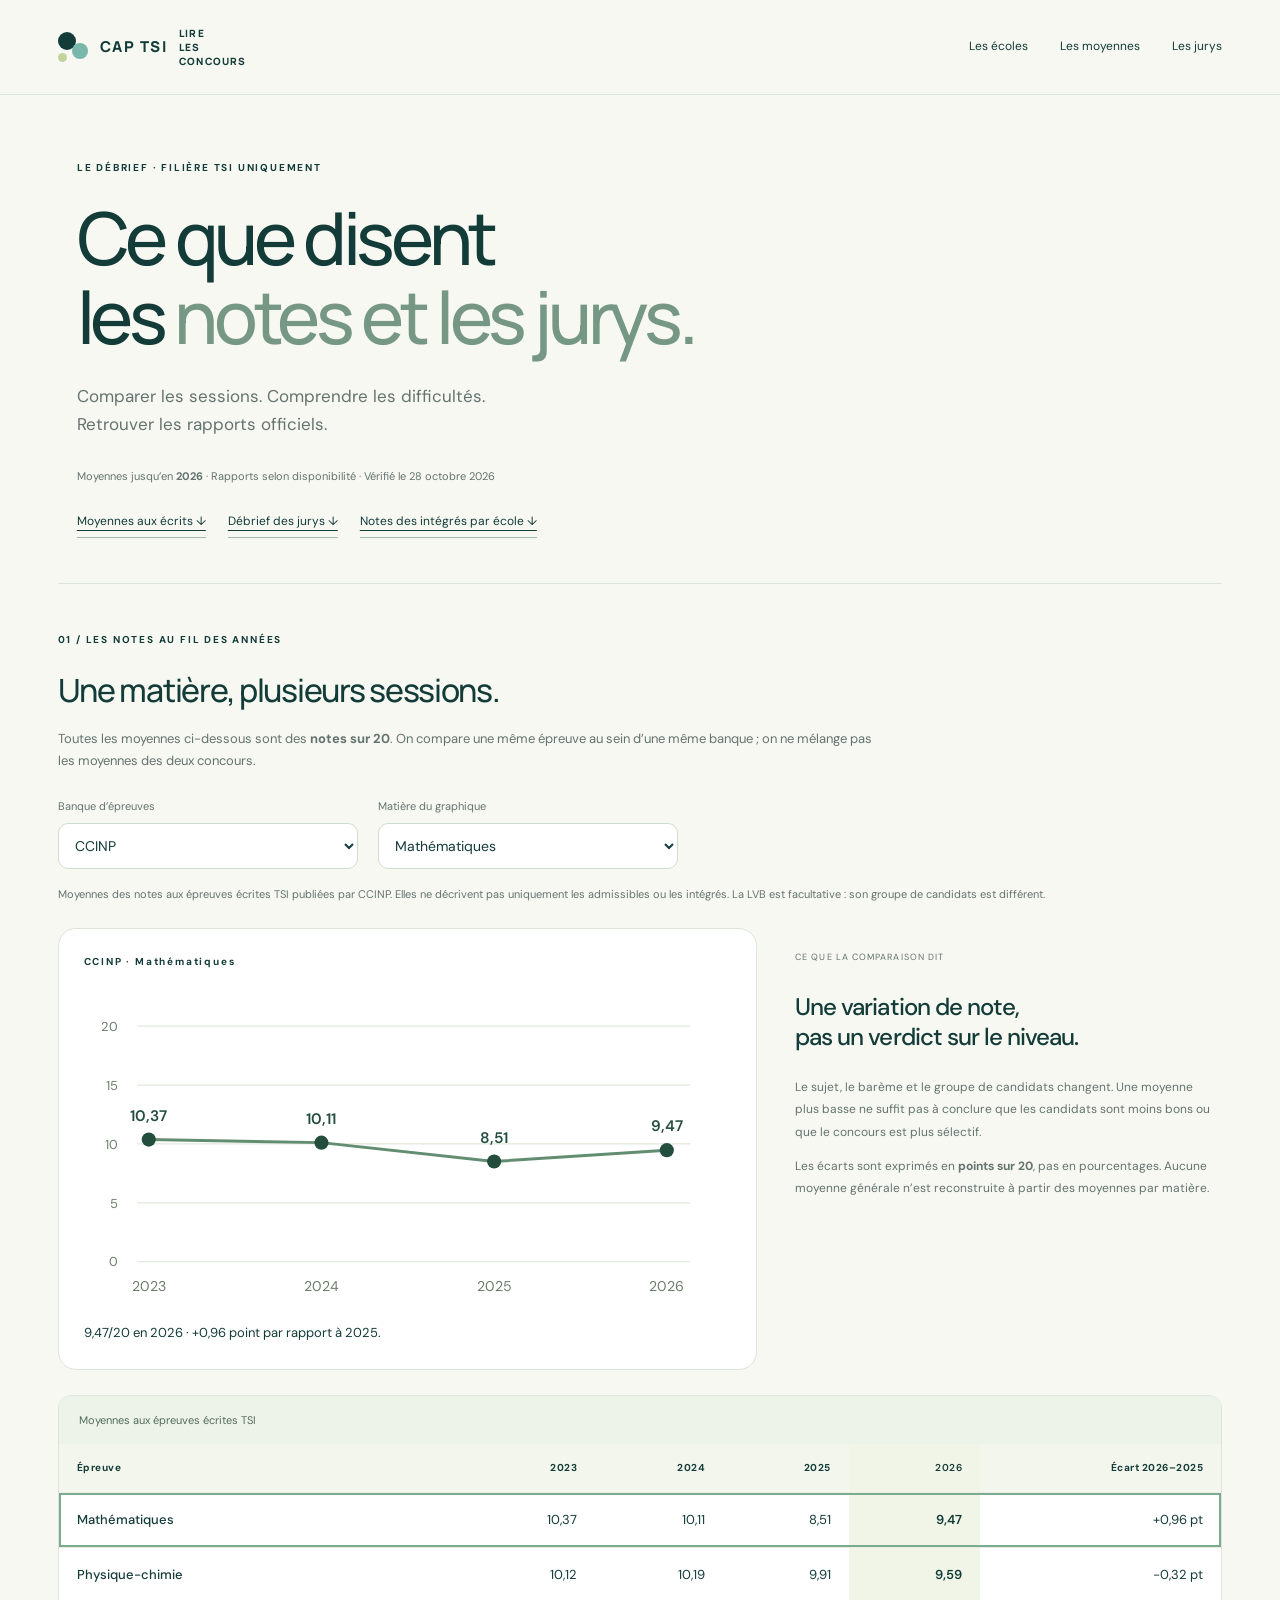
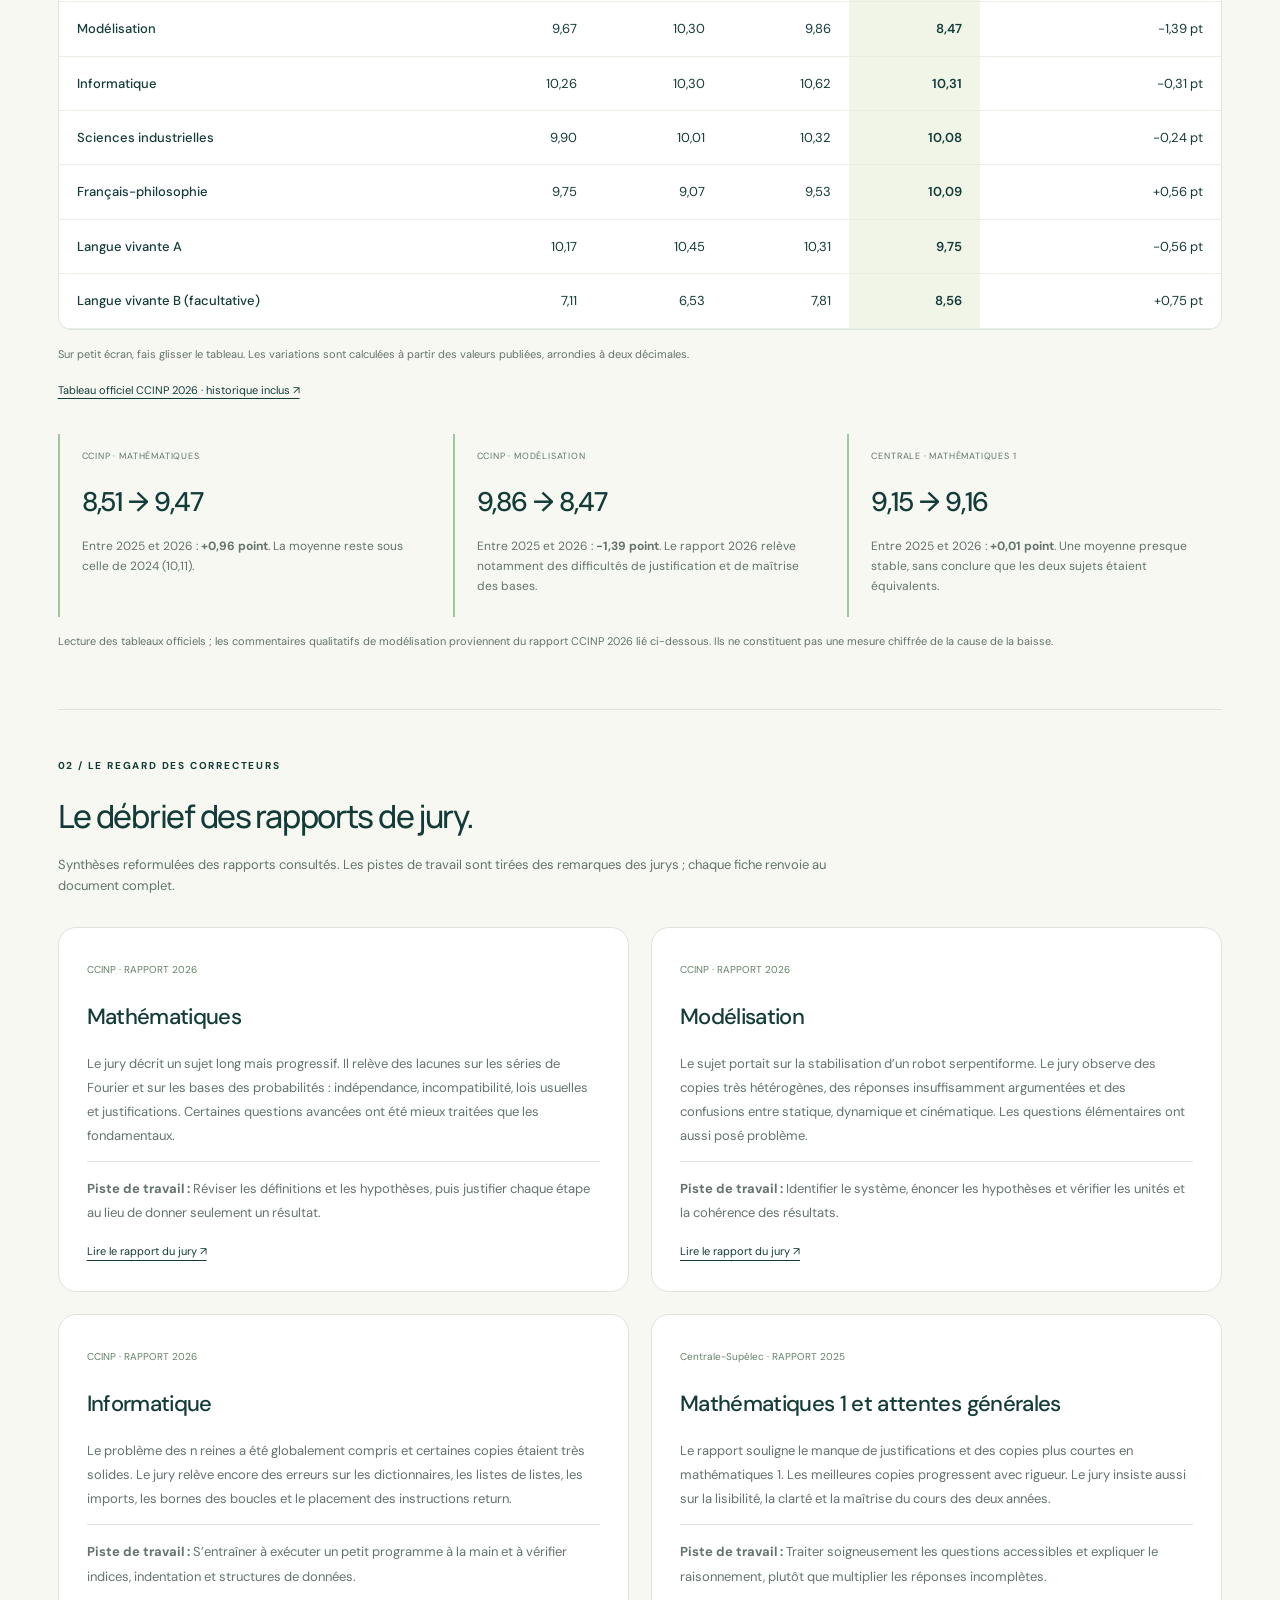
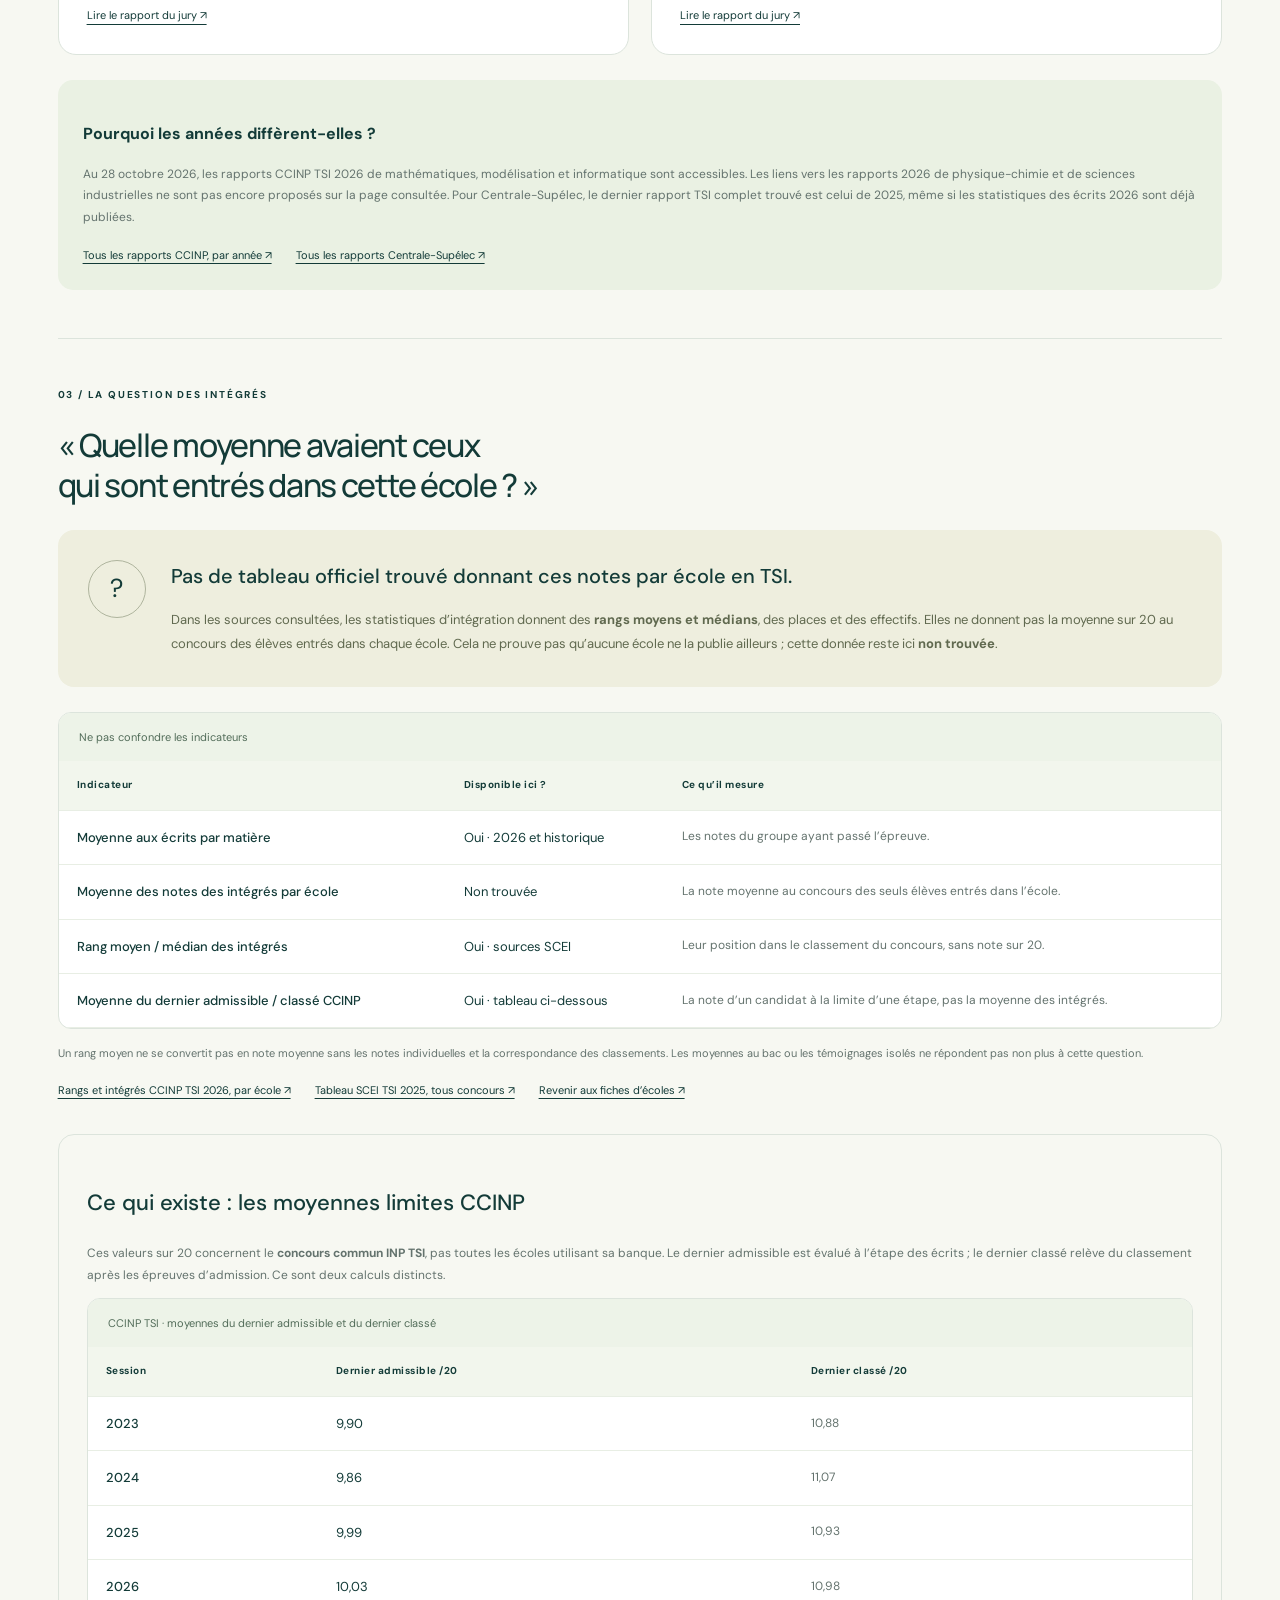
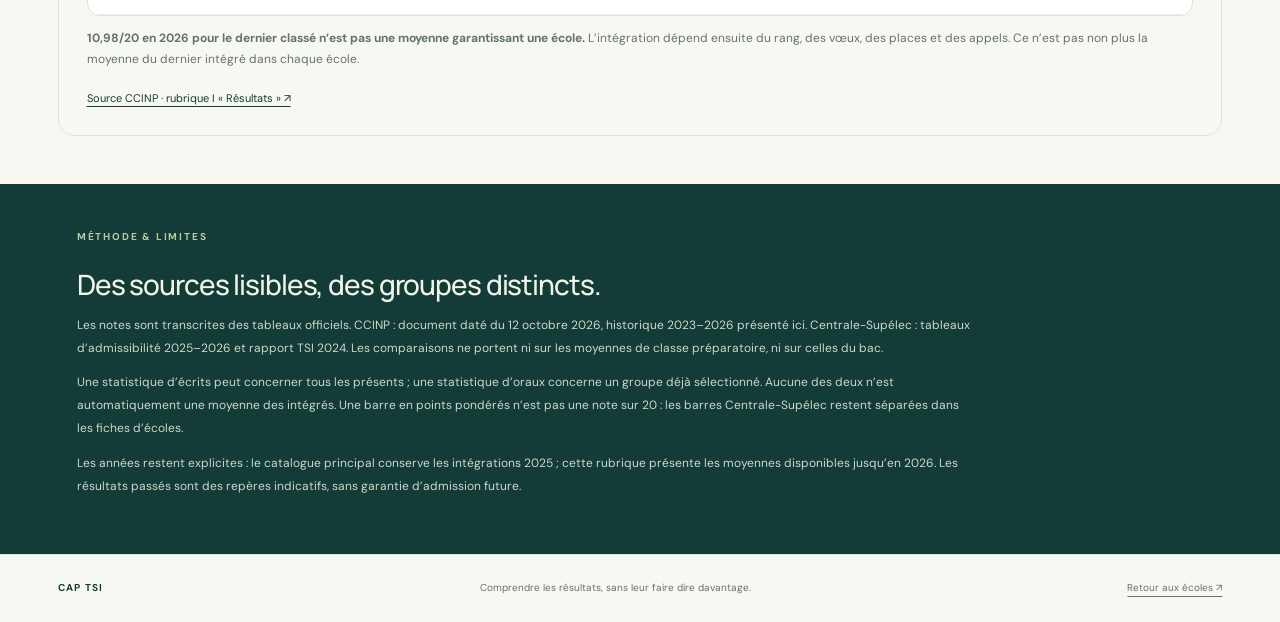
<file: ecoles/tsi/rapports/index.html>
<!doctype html>
<html lang="fr"><head><meta charset="utf-8"><meta name="viewport" content="width=device-width,initial-scale=1"><meta name="theme-color" content="#133b38"><title>Rapports des jurys & moyennes — Cap TSI</title><meta name="description" content="Débrief TSI : moyennes aux écrits 2023–2026, comparaison annuelle, remarques des jurys et disponibilité des notes des intégrés par école."><link rel="stylesheet" href="../../styles.css"><link rel="stylesheet" href="../tsi.css"><link rel="stylesheet" href="rapports.css"><script defer src="data.js"></script><script defer src="rapports.js"></script></head>
<body><header class="topbar"><a class="brand" href="../"><span class="brand-symbol" aria-hidden="true"><i></i><i></i><i></i></span>CAP TSI<span class="brand-end">LIRE LES CONCOURS</span></a><nav aria-label="Navigation"><a href="../">Les écoles</a><a href="#moyennes">Les moyennes</a><a href="#jury">Les jurys</a></nav></header>
<main><section class="report-hero"><p class="eyebrow">LE DÉBRIEF · FILIÈRE TSI UNIQUEMENT</p><h1>Ce que disent<br>les <span>notes et les jurys.</span></h1><p class="intro">Comparer les sessions. Comprendre les difficultés.<br>Retrouver les rapports officiels.</p><p class="edition">Moyennes jusqu’en <strong>2026</strong> · Rapports selon disponibilité · Vérifié le 28 octobre 2026</p><div class="report-nav"><a href="#moyennes">Moyennes aux écrits ↓</a><a href="#jury">Débrief des jurys ↓</a><a href="#notes-ecoles">Notes des intégrés par école ↓</a></div></section>
<section class="report-section" id="moyennes"><p class="eyebrow">01 / LES NOTES AU FIL DES ANNÉES</p><h2>Une matière, plusieurs sessions.</h2><p class="section-intro">Toutes les moyennes ci-dessous sont des <strong>notes sur 20</strong>. On compare une même épreuve au sein d’une même banque ; on ne mélange pas les moyennes des deux concours.</p><div class="report-controls"><label>Banque d’épreuves<select id="report-bank"><option value="ccin">CCINP</option><option value="centrale">Centrale-Supélec</option></select></label><label>Matière du graphique<select id="report-subject"></select></label></div><p id="report-scope" class="scope-note"></p>
<div class="trend-layout"><div class="trend-card"><p class="eyebrow" id="trend-label"></p><div id="trend-plot"></div><p id="trend-summary" aria-live="polite"></p></div><aside class="trend-context"><span class="tiny-heading">CE QUE LA COMPARAISON DIT</span><h3>Une variation de note,<br>pas un verdict sur le niveau.</h3><p>Le sujet, le barème et le groupe de candidats changent. Une moyenne plus basse ne suffit pas à conclure que les candidats sont moins bons ou que le concours est plus sélectif.</p><p>Les écarts sont exprimés en <strong>points sur 20</strong>, pas en pourcentages. Aucune moyenne générale n’est reconstruite à partir des moyennes par matière.</p><p id="trend-extra"></p></aside></div>
<div class="report-table-scroll"><table class="report-table" id="means-table"><caption>Moyennes aux épreuves écrites TSI</caption><thead id="means-head"></thead><tbody id="means-body"></tbody></table></div><p class="scope-note">Sur petit écran, fais glisser le tableau. Les variations sont calculées à partir des valeurs publiées, arrondies à deux décimales.</p><div class="report-sources" id="means-sources"></div>
<div class="findings"><article><span>CCINP · MATHÉMATIQUES</span><strong>8,51 → 9,47</strong><p>Entre 2025 et 2026 : <b>+0,96 point</b>. La moyenne reste sous celle de 2024 (10,11).</p></article><article><span>CCINP · MODÉLISATION</span><strong>9,86 → 8,47</strong><p>Entre 2025 et 2026 : <b>−1,39 point</b>. Le rapport 2026 relève notamment des difficultés de justification et de maîtrise des bases.</p></article><article><span>CENTRALE · MATHÉMATIQUES 1</span><strong>9,15 → 9,16</strong><p>Entre 2025 et 2026 : <b>+0,01 point</b>. Une moyenne presque stable, sans conclure que les deux sujets étaient équivalents.</p></article></div><p class="scope-note">Lecture des tableaux officiels ; les commentaires qualitatifs de modélisation proviennent du rapport CCINP 2026 lié ci-dessous. Ils ne constituent pas une mesure chiffrée de la cause de la baisse.</p>
</section>
<section class="report-section jury-section" id="jury"><p class="eyebrow">02 / LE REGARD DES CORRECTEURS</p><h2>Le débrief des rapports de jury.</h2><p class="section-intro">Synthèses reformulées des rapports consultés. Les pistes de travail sont tirées des remarques des jurys ; chaque fiche renvoie au document complet.</p><div class="jury-grid" id="jury-cards"></div><div class="availability"><h3>Pourquoi les années diffèrent-elles ?</h3><p>Au 28 octobre 2026, les rapports CCINP TSI 2026 de mathématiques, modélisation et informatique sont accessibles. Les liens vers les rapports 2026 de physique-chimie et de sciences industrielles ne sont pas encore proposés sur la page consultée. Pour Centrale-Supélec, le dernier rapport TSI complet trouvé est celui de 2025, même si les statistiques des écrits 2026 sont déjà publiées.</p><div class="report-sources"><a href="https://www.concours-commun-inp.fr/fr/epreuves/annales/annales-tsi.html" target="_blank" rel="noopener">Tous les rapports CCINP, par année ↗</a><a href="https://www.concours-centrale-supelec.fr/sujets-rapports" target="_blank" rel="noopener">Tous les rapports Centrale-Supélec ↗</a></div></div></section>
<section class="report-section" id="notes-ecoles"><p class="eyebrow">03 / LA QUESTION DES INTÉGRÉS</p><h2>« Quelle moyenne avaient ceux<br>qui sont entrés dans cette école ? »</h2><div class="missing-data"><span class="missing-orb" aria-hidden="true">?</span><div><h3>Pas de tableau officiel trouvé donnant ces notes par école en TSI.</h3><p>Dans les sources consultées, les statistiques d’intégration donnent des <strong>rangs moyens et médians</strong>, des places et des effectifs. Elles ne donnent pas la moyenne sur 20 au concours des élèves entrés dans chaque école. Cela ne prouve pas qu’aucune école ne la publie ailleurs ; cette donnée reste ici <strong>non trouvée</strong>.</p></div></div>
<div class="report-table-scroll"><table class="report-table"><caption>Ne pas confondre les indicateurs</caption><thead><tr><th scope="col">Indicateur</th><th scope="col">Disponible ici ?</th><th scope="col">Ce qu’il mesure</th></tr></thead><tbody><tr><th scope="row">Moyenne aux écrits par matière</th><td>Oui · 2026 et historique</td><td>Les notes du groupe ayant passé l’épreuve.</td></tr><tr><th scope="row">Moyenne des notes des intégrés par école</th><td>Non trouvée</td><td>La note moyenne au concours des seuls élèves entrés dans l’école.</td></tr><tr><th scope="row">Rang moyen / médian des intégrés</th><td>Oui · sources SCEI</td><td>Leur position dans le classement du concours, sans note sur 20.</td></tr><tr><th scope="row">Moyenne du dernier admissible / classé CCINP</th><td>Oui · tableau ci-dessous</td><td>La note d’un candidat à la limite d’une étape, pas la moyenne des intégrés.</td></tr></tbody></table></div>
<p class="scope-note">Un rang moyen ne se convertit pas en note moyenne sans les notes individuelles et la correspondance des classements. Les moyennes au bac ou les témoignages isolés ne répondent pas non plus à cette question.</p><div class="report-sources"><a href="https://www.scei-concours.fr/statistiques/CCINP/2026/tsi.html" target="_blank" rel="noopener">Rangs et intégrés CCINP TSI 2026, par école ↗</a><a href="https://www.scei-concours.fr/stat2025/tsi.html" target="_blank" rel="noopener">Tableau SCEI TSI 2025, tous concours ↗</a><a href="../#formations">Revenir aux fiches d’écoles ↗</a></div>
<div class="threshold-panel"><h3>Ce qui existe : les moyennes limites CCINP</h3><p>Ces valeurs sur 20 concernent le <strong>concours commun INP TSI</strong>, pas toutes les écoles utilisant sa banque. Le dernier admissible est évalué à l’étape des écrits ; le dernier classé relève du classement après les épreuves d’admission. Ce sont deux calculs distincts.</p><div class="report-table-scroll"><table class="report-table"><caption>CCINP TSI · moyennes du dernier admissible et du dernier classé</caption><thead><tr><th scope="col">Session</th><th scope="col">Dernier admissible /20</th><th scope="col">Dernier classé /20</th></tr></thead><tbody id="thresholds-body"></tbody></table></div><p><strong>10,98/20 en 2026 pour le dernier classé n’est pas une moyenne garantissant une école.</strong> L’intégration dépend ensuite du rang, des vœux, des places et des appels. Ce n’est pas non plus la moyenne du dernier intégré dans chaque école.</p><div class="report-sources" id="threshold-source"></div></div>
</section>
<section class="report-method"><p class="eyebrow">MÉTHODE & LIMITES</p><h2>Des sources lisibles, des groupes distincts.</h2><p>Les notes sont transcrites des tableaux officiels. CCINP : document daté du 12 octobre 2026, historique 2023–2026 présenté ici. Centrale-Supélec : tableaux d’admissibilité 2025–2026 et rapport TSI 2024. Les comparaisons ne portent ni sur les moyennes de classe préparatoire, ni sur celles du bac.</p><p>Une statistique d’écrits peut concerner tous les présents ; une statistique d’oraux concerne un groupe déjà sélectionné. Aucune des deux n’est automatiquement une moyenne des intégrés. Une barre en points pondérés n’est pas une note sur 20 : les barres Centrale-Supélec restent séparées dans les fiches d’écoles.</p><p>Les années restent explicites : le catalogue principal conserve les intégrations 2025 ; cette rubrique présente les moyennes disponibles jusqu’en 2026. Les résultats passés sont des repères indicatifs, sans garantie d’admission future.</p></section></main>
<footer><a class="footer-brand" href="../">CAP TSI</a><span>Comprendre les résultats, sans leur faire dire davantage.</span><a href="../">Retour aux écoles ↗</a></footer><noscript><p>Active JavaScript pour afficher les comparaisons. Les liens vers les rapports officiels et les explications restent accessibles.</p></noscript></body></html>
</file>
<file: ecoles/styles.css>
@import url('https://fonts.googleapis.com/css2?family=DM+Sans:wght@400;500;600;700&family=Manrope:wght@400;500;600;700;800&display=swap');
:root{--ink:#133b38;--muted:#64736e;--paper:#f7f8f2;--mint:#9ddbd1;--accent:#d9edb0;--line:#dce4dc;--white:#fff;--font:'DM Sans',Arial,sans-serif}*{box-sizing:border-box}html{scroll-behavior:smooth;scroll-padding-top:25px}body{margin:0;background:var(--paper);color:var(--ink);font-family:var(--font);font-size:15px;line-height:1.65}a{color:inherit;text-underline-offset:5px}button,input{font:inherit}button{cursor:pointer}a:focus-visible,button:focus-visible,input:focus-visible{outline:3px solid #4b907f;outline-offset:5px}::selection{background:var(--accent)}.topbar{display:flex;align-items:center;justify-content:space-between;max-width:1536px;margin:auto;padding:26px 4.5%;border-bottom:1px solid var(--line);gap:24px}.brand{display:flex;align-items:center;gap:12px;font-weight:800;font-family:Manrope,var(--font);letter-spacing:.1em;text-decoration:none}.brand-end{font-size:10px;letter-spacing:.12em;max-width:50px;line-height:1.4}.brand-symbol{position:relative;display:block;width:30px;height:30px}.brand-symbol i{position:absolute;border-radius:50%;background:var(--ink);width:18px;height:18px;left:0;top:0}.brand-symbol i:nth-child(2){left:14px;top:11px;width:16px;height:16px;background:#79b7aa}.brand-symbol i:nth-child(3){left:0;top:21px;width:9px;height:9px;background:#c2d49b}nav{display:flex;gap:32px;font-size:12px}nav a{text-decoration:none}nav a:hover{text-decoration:underline}main{max-width:1536px;margin:auto}.hero{padding:75px 4.5% 65px;display:flex;justify-content:space-between;gap:35px;align-items:center}.eyebrow{font-size:10px;font-weight:700;letter-spacing:.18em;line-height:1.6;margin:0 0 22px}.hero h1{font:500 clamp(42px,5.8vw,82px)/1.07 Manrope,var(--font);letter-spacing:-.065em;margin:0 0 25px}.period{color:#7ba787}.intro{color:var(--muted);font-size:17px;line-height:1.7;margin:0}.hero-aside{padding:0 4% 0 0;min-width:230px}.hero-aside p{font-size:15px;line-height:1.5}.orbit{display:block;width:135px;height:85px;position:relative;margin-bottom:24px}.orbit i{position:absolute;width:75px;height:75px;border:1px solid #6f9b8b;border-radius:50%;left:0;top:0}.orbit i:nth-child(2){left:44px;top:12px;background:#d9edb080}.orbit i:nth-child(3){width:20px;height:20px;left:107px;top:3px;border:none;background:#93c3b5}.text-link{font-size:12px;text-decoration:none;border-bottom:1px solid currentColor;padding-bottom:5px;display:inline-block}.text-link:hover{color:#3d7666}.explorer{padding:0 4.5% 70px}.explorer-heading{display:flex;align-items:flex-end;justify-content:space-between;gap:24px;padding:30px 0 20px;border-top:1px solid var(--line)}.explorer-heading .eyebrow{margin-bottom:8px}h2{font:500 28px/1.25 Manrope,var(--font);letter-spacing:-.04em;margin:0}.search-wrap{display:flex;gap:12px;align-items:center;background:#fff;border:1px solid var(--line);padding:11px 16px;width:300px;border-radius:30px}.search-wrap span{font-size:25px;line-height:1}.search-wrap input{background:none;border:0;min-width:0;width:100%;color:var(--ink);font-size:13px}.search-wrap input:focus{outline:none}.search-wrap:focus-within{outline:2px solid #4b907f}.chart-meta{display:flex;justify-content:space-between;font-size:11px;color:var(--muted);gap:20px;margin:0 0 18px}.explorer-layout{display:grid;grid-template-columns:minmax(0,1fr) 300px;gap:26px;align-items:start}.map-column{min-width:0;position:relative}.map-scroll{overflow:auto;border:1px solid var(--line);border-radius:14px;background:#fff;scrollbar-color:#9fc5bb #f0f5f0;scrollbar-width:thin}.map{position:relative;width:100%;min-width:740px;aspect-ratio:1200/1546;background:radial-gradient(#dfe9e3 .7px,transparent .7px);background-size:17px 17px}.axis-name{position:absolute;top:12px;left:4%;font-size:9px;font-weight:700;letter-spacing:.12em}.axis-name span{font-weight:400;letter-spacing:0;color:var(--muted);margin-left:8px}.gridline{position:absolute;left:3.5%;right:1%;border-top:1px solid #e1e9e4}.gridline span{position:absolute;top:-9px;left:-30px;font-size:10px;color:#81948b;background:#fff;padding:0 3px}.bubble{position:absolute;display:block;border:0;padding:0;background:var(--mint);border-radius:50%;transform:translate(-50%,-50%);transition:transform .2s,box-shadow .2s,opacity .2s;box-shadow:0 0 0 2px #fff;isolation:isolate;aspect-ratio:1}.bubble .logo{position:absolute;inset:0;border-radius:inherit;background-image:url('assets/graphique-original.png');background-repeat:no-repeat;pointer-events:none}.bubble:hover,.bubble:focus-visible{z-index:4;transform:translate(-50%,-50%) scale(1.12);box-shadow:0 6px 24px #103c3930,0 0 0 3px #407c6b}.bubble[aria-pressed=true]{z-index:3;box-shadow:0 0 0 3px var(--ink),0 0 0 7px #d9edb0}.bubble.dim{opacity:.12}.bubble.dim:hover,.bubble.dim:focus-visible{opacity:1}.bubble .star{position:absolute;top:0;right:4%;color:#146f5c;font-size:clamp(12px,1.3vw,18px);line-height:1;text-shadow:0 0 2px #fff;pointer-events:none}.map-end{position:absolute;bottom:14px;left:5%;font-size:10px;color:var(--muted)}.plot-legend{display:flex;flex-wrap:wrap;gap:8px 20px;font-size:10px;color:var(--muted);margin:16px 0 8px}.plot-legend span{display:flex;align-items:center;gap:6px}.legend-circle{width:12px;height:12px;border-radius:50%;background:var(--mint);display:inline-block}.plot-legend b{font-size:16px;color:#247663}.source-note{font-size:11px;line-height:1.6;color:var(--muted);max-width:700px}.details{position:sticky;top:24px;min-width:0}.details-inner{background:#eaf0e6;border:1px solid #dce5d7;border-radius:16px;padding:27px;max-height:calc(100vh - 48px);overflow:auto}.detail-placeholder{padding:15px 0 20px}.placeholder-circle{display:grid;place-items:center;width:62px;height:62px;border-radius:50%;background:var(--accent);font-size:30px;margin-bottom:38px}.detail-placeholder h2{font-size:29px}.detail-placeholder>p:not(.eyebrow){font-size:13px;color:var(--muted);margin-top:20px}.tiny-line{width:32px;border-top:1px solid #9dae9f;margin:30px 0}.small{font-size:11px!important}.detail-logo{width:74px;height:74px;border-radius:50%;background-image:url('assets/graphique-original.png');background-repeat:no-repeat;margin:0 0 23px}.detail-category{font-size:9px;letter-spacing:.14em;text-transform:uppercase;color:#527565;margin:0 0 9px}.school-title{font:600 25px/1.2 Manrope,var(--font);letter-spacing:-.04em;overflow-wrap:anywhere;margin:0 0 12px}.image-name{font-size:11px;color:var(--muted)}.level-row{display:flex;align-items:center;gap:14px;margin:24px 0;padding:18px 0;border-block:1px solid #cdd9cb}.level-number{font:500 38px/1 Manrope,var(--font);letter-spacing:-.07em}.level-description{font-size:10px;color:var(--muted);line-height:1.6}.detail-section{margin:22px 0}.detail-section h3{font-size:12px;margin:0 0 7px}.detail-section p{font-size:12px;color:#51645a;line-height:1.75;margin:0}.tags{display:flex;gap:6px;flex-wrap:wrap;margin:16px 0}.tag{border:1px solid #c5d5c5;border-radius:20px;font-size:10px;padding:3px 9px}.detail-footnote{font-size:10px;color:var(--muted);line-height:1.7;margin-top:14px}.notice{border-left:2px solid #769a6e;padding-left:12px;margin:20px 0;font-size:11px;line-height:1.7;color:#526a57}.detail-source{font-size:12px;display:inline-block;margin-top:8px}.empty-results{position:absolute;top:90px;left:30px;right:30px;background:var(--ink);color:white;padding:24px;border-radius:12px}.reading{background:var(--ink);color:#f2f5e9;padding:60px 4.5% 65px;border-radius:28px;margin:0 2%}.reading .eyebrow{color:#a9c7b7}.reading h2{font-size:34px;line-height:1.2}.reading-grid{display:grid;grid-template-columns:repeat(3,1fr);gap:45px;margin-top:45px}.chapter{font-size:11px;color:#b6d5b4;border-bottom:1px solid #537069;display:block;padding-bottom:15px;margin-bottom:22px}.reading h3{font-size:16px;font-weight:500}.reading p{font-size:13px;line-height:1.85;color:#c4d6cc}.reading .eyebrow{font-size:10px}.provenance{display:grid;grid-template-columns:1fr 1fr;gap:70px;padding:75px 4.5%}.provenance h2{max-width:400px}.provenance p:not(.eyebrow){font-size:13px;color:var(--muted);margin-top:0}footer{max-width:1536px;margin:auto;padding:25px 4.5%;border-top:1px solid var(--line);display:flex;justify-content:space-between;gap:20px;font-size:10px;color:var(--muted)}.footer-brand{color:var(--ink);font-weight:700;letter-spacing:.13em;text-decoration:none}.tooltip{position:fixed;z-index:30;max-width:260px;background:var(--ink);color:#fff;padding:10px 14px;border-radius:9px;pointer-events:none;font-size:12px;box-shadow:0 5px 20px #103c3920}.tooltip small{display:block;color:#c5d9cd;margin-top:3px}dialog{border:0;border-radius:22px;padding:30px;background:#edf2e9;color:var(--ink);max-width:480px;width:calc(100% - 28px);max-height:85dvh;overflow:auto}dialog::backdrop{background:#0c292977;backdrop-filter:blur(3px)}.close-circle{position:sticky;top:0;float:right;width:40px;height:40px;border-radius:50%;border:1px solid #cad8ca;background:#fff;color:var(--ink);font-size:24px;z-index:4}dialog .detail-section p{font-size:14px}.noscript{padding:25px;text-align:center;background:#fff}body.dialog-open{overflow:hidden}@media(min-width:1600px){.map{min-width:0}}@media(max-width:1150px){.explorer-layout{grid-template-columns:minmax(0,1fr) 270px;gap:18px}.details-inner{padding:22px}.map{min-width:740px}.hero{padding-top:55px}}@media(max-width:850px){.explorer-layout{display:block}.details{display:none}.map{min-width:850px}.hero h1{font-size:56px}.hero-aside{min-width:170px;padding:0}.hero-aside p{font-size:13px}.topbar nav{gap:17px}.chart-meta{font-size:10px}.reading-grid{gap:25px}.provenance{gap:35px}}@media(max-width:580px){.topbar{padding:20px 6%;align-items:center}.brand-end{display:none}.topbar nav a:nth-child(2){display:none}.topbar nav{gap:18px;font-size:11px}.hero{padding:45px 6%}.hero h1{font-size:45px}.hero .eyebrow{font-size:8px}.hero-aside{display:none}.intro{font-size:15px}.explorer{padding:0 4% 40px}.explorer-heading{display:block;padding-top:25px}.search-wrap{width:100%;margin-top:22px}.explorer-heading h2{font-size:26px}.chart-meta{flex-direction:column;gap:4px}.map{min-width:900px}.map-scroll{max-height:70dvh;overscroll-behavior:contain}.reading{padding:40px 7%;margin:0 3%;border-radius:20px}.reading h2{font-size:28px}.reading-grid{grid-template-columns:1fr;gap:20px;margin-top:25px}.chapter{padding-bottom:8px;margin-bottom:10px}.reading h3{margin-top:12px}.provenance{grid-template-columns:1fr;padding:45px 6%;gap:24px}footer{flex-wrap:wrap;padding:25px 6%}footer span{order:3;flex-basis:100%}.bubble:hover{transform:translate(-50%,-50%)}.plot-legend{font-size:10px}}
@media(prefers-reduced-motion:reduce){html{scroll-behavior:auto}*{transition:none!important}}
</file>
<file: ecoles/tsi/tsi.css>
.tsi-hero{padding:65px 4.5% 55px;display:flex;align-items:center;justify-content:space-between;gap:30px}.tsi-hero h1{font:500 clamp(38px,5vw,70px)/1.1 Manrope,var(--font);letter-spacing:-.055em;margin:0 0 25px}.tsi-hero h1 span{color:#6a9678}.edition{font-size:11px;color:var(--muted);margin-top:28px}.hero-disc{position:relative;flex-shrink:0;width:220px;height:220px;border-radius:50%;background:var(--accent);display:flex;align-items:center;justify-content:center;flex-direction:column;margin-right:4%}.hero-disc>span{font:600 70px/1 Manrope,var(--font);letter-spacing:-.08em}.hero-disc small{font-size:8px;letter-spacing:.17em;line-height:1.6;margin-top:20px;text-align:center}.hero-disc i{position:absolute;right:-10px;top:10px;width:48px;height:48px;background:var(--ink);color:var(--accent);border-radius:50%;display:grid;place-items:center;font-size:28px;font-style:normal}.snapshot{margin:0 4.5%;padding:30px;background:#eaf0e4;border:1px solid #dbe4d6;border-radius:18px;display:grid;grid-template-columns:1.2fr repeat(3,1fr);gap:22px}.snapshot-intro h2{font-size:22px}.snapshot .eyebrow{margin-bottom:12px}.snapshot-intro a{font-size:10px;display:inline-block;margin-top:12px}.stat{border-left:1px solid #ccd9c8;padding-left:28px;display:flex;flex-direction:column;justify-content:center}.stat>span{font-size:11px;color:#526c5c}.stat strong{font:500 48px/1.2 Manrope,var(--font);letter-spacing:-.06em;margin:10px 0}.stat small{font-size:10px;color:var(--muted)}.snapshot-note{grid-column:1/-1;margin:0;font-size:10px;color:var(--muted);padding-top:14px;border-top:1px solid #d2ddce}.catalog,.competitions{padding:65px 4.5%}.catalog-heading{display:flex;gap:20px;align-items:center;justify-content:space-between}.catalog-heading .eyebrow{margin-bottom:12px}.live-tag{font-size:9px;letter-spacing:.12em;border:1px solid #c5d8c5;border-radius:20px;padding:7px 12px;white-space:nowrap;color:#53755b}.section-intro{color:var(--muted);font-size:13px;max-width:830px;margin-top:18px}.filters{display:grid;grid-template-columns:1.5fr 1fr 1fr 1fr;gap:14px;margin:30px 0 17px}.filters label{display:flex;flex-direction:column;gap:7px;min-width:0}.filters label>span{font-size:10px;color:#5c7466}.filters input,.filters select{width:100%;min-width:0;font-size:12px;border:1px solid #d3dfd3;border-radius:10px;background:#fff;padding:12px;color:var(--ink)}.catalog-meta{display:flex;justify-content:space-between;gap:12px;font-size:10px;color:var(--muted);margin-bottom:12px}.table-shell{overflow:auto;max-height:760px;border:1px solid #dce4dc;border-radius:14px;background:white;scrollbar-color:#a8c9b5 #f2f6f0;scrollbar-width:thin}.school-table{border-collapse:separate;border-spacing:0;width:100%;min-width:760px;font-size:12px}.school-table th{position:sticky;top:0;z-index:2;background:#f0f4ed;color:#59715f;text-align:center;font-size:9px;letter-spacing:.08em;font-weight:600;padding:17px 15px;border-bottom:1px solid #d9e3d6;line-height:1.6}.school-table th:first-child{text-align:left;padding-left:24px;width:53%}.school-table td{border-bottom:1px solid #edf0e9;padding:17px 15px;text-align:center;font-variant-numeric:tabular-nums;font-size:16px}.school-table td:first-child{text-align:left}.school-table td.current{background:#f5f8ef;color:#2e6445;font-weight:600}.school-table .current{background:#e8efdf}.school-table tr:hover td{background:#f1f5ed}.formation-cell{display:flex;align-items:center;gap:17px}.school-orb{border:0;flex-shrink:0;width:48px;height:48px;border-radius:50%;background:#d5ebe2;color:#214e41;display:grid;place-items:center;font-size:10px;font-weight:700;letter-spacing:-.03em;transition:transform .18s,background .18s}.school-orb:hover{transform:scale(1.09);background:#bddfc9}.school-orb[aria-expanded=true]{box-shadow:0 0 0 3px var(--ink)}.formation-name{display:block;font-size:12px;line-height:1.5;font-weight:500;max-width:480px}.formation-meta{display:flex;gap:8px;flex-wrap:wrap;font-size:10px;color:var(--muted);margin-top:4px;font-variant-numeric:normal}.formation-meta em{font-style:normal;color:#7a6847}.dash{color:#a3aea4;font-weight:400}.data-notes{display:grid;grid-template-columns:1fr 1fr;gap:30px;margin-top:20px}.data-notes p{font-size:11px;color:var(--muted);margin:0}.data-notes strong{color:var(--ink);font-weight:500}.route-notes{margin:0 4.5%;padding:40px 0;border-top:1px solid var(--line);border-bottom:1px solid var(--line);display:grid;grid-template-columns:1fr 2.7fr;gap:40px}.route-notes h2{font-size:26px}.route-notes .eyebrow{font-size:8px}.route-grid{display:grid;grid-template-columns:repeat(3,1fr);gap:25px}.route-grid article>span{font-size:10px;color:#709078}.route-grid h3{font-size:14px;line-height:1.4;font-weight:500}.route-grid p{font-size:12px;color:var(--muted);line-height:1.8}.competition-grid{display:grid;grid-template-columns:repeat(3,1fr);gap:18px;margin-top:26px}.competition-card{padding:22px;background:#fff;border:1px solid var(--line);border-radius:14px}.competition-card h3{font:500 17px/1.4 Manrope,var(--font);margin:0 0 23px}.funnel-row{display:flex;justify-content:space-between;font-size:12px;margin:11px 0;gap:10px}.funnel-row>span{color:var(--muted)}.funnel-row strong{font-weight:500;font-variant-numeric:tabular-nums}.funnel-track{height:4px;background:#edf2e9;border-radius:3px;margin:8px 0 15px}.funnel-fill{height:100%;background:#83b79c;border-radius:3px}.competition-card>a{display:inline-block;font-size:10px;margin-top:18px}.barres-note{background:#eaf0e4;border-radius:15px;padding:25px;margin-top:25px}.barres-note h3{font-size:14px;margin:0 0 10px}.barres-note p,.barres-note a{font-size:12px;color:#536a59}.tsi-reading{margin-top:0}.glossary{display:grid;grid-template-columns:repeat(3,1fr);gap:30px;margin-top:35px}.glossary h3{color:#d5e9bf;margin:0 0 10px;font-size:15px}.glossary p{margin:0;font-size:12px}.sources-section{display:grid;grid-template-columns:1fr 1.3fr;gap:60px;padding:65px 4.5%}.sources-section ul{list-style:none;padding:0;margin:0 0 25px}.sources-section li{padding:10px 0;border-bottom:1px solid var(--line);font-size:12px}.sources-section details{font-size:12px;color:var(--muted);margin-bottom:22px}.sources-section summary{cursor:pointer;color:var(--ink);font-weight:500}.sources-section details p{line-height:1.8}#tsi-dialog{width:min(730px,calc(100% - 24px));max-width:730px;padding:35px;background:#f7f9f1;border-radius:22px}#tsi-detail{clear:none}.detail-label{font-size:10px;letter-spacing:.13em;text-transform:uppercase;color:#64816b;margin:10px 55px 15px 0}#tsi-detail-title{font:500 29px/1.25 Manrope,var(--font);letter-spacing:-.04em;margin:0 45px 15px 0}.detail-status{font-size:11px;color:var(--muted);margin:0 0 20px}.detail-metrics{display:grid;grid-template-columns:repeat(3,1fr);gap:15px;border-block:1px solid #d7e2d1;padding:22px 0;margin:22px 0}.detail-metrics>div{display:flex;flex-direction:column}.detail-metrics span{font-size:10px;color:var(--muted)}.detail-metrics strong{font:500 38px/1.3 Manrope,var(--font);letter-spacing:-.05em}.detail-metrics small{font-size:9px;color:#6c876f}.detail-block{margin:25px 0}.detail-block h3{font-size:14px;margin:0 0 12px}.detail-block p{font-size:12px;color:#536958;line-height:1.8}.key-values{display:grid;grid-template-columns:1fr 1fr;gap:0 24px}.key-values>div{display:flex;justify-content:space-between;padding:10px 0;border-bottom:1px solid #dfe7da;font-size:12px;gap:12px}.key-values>div>span{color:#627b65}.key-values strong{font-weight:500;white-space:nowrap}.detail-notes{font-size:12px;color:#5c6e54;padding-left:18px;line-height:1.8}.detail-notes li{margin:9px 0}.detail-source-links{display:flex;flex-wrap:wrap;gap:12px 22px;font-size:12px}.mini-bars{display:grid;gap:10px;margin-top:12px}.mini-bar-row{display:grid;grid-template-columns:85px 1fr 35px;gap:10px;align-items:center;font-size:11px}.mini-track{height:8px;background:#e5eddf;border-radius:4px}.mini-fill{height:100%;background:#8fb99a;border-radius:4px}.mini-bar-row:first-child .mini-fill{background:#315d46}.source-caution{font-size:10px;color:var(--muted)}.sr-only{position:absolute;width:1px;height:1px;overflow:hidden;clip:rect(0,0,0,0);white-space:nowrap}#tsi-empty{padding:25px;background:#edf2e6;border-radius:12px;font-size:13px}@media(max-width:1000px){.filters{grid-template-columns:1fr 1fr}.route-notes{grid-template-columns:1fr}.competition-grid{grid-template-columns:1fr 1fr}.tsi-hero h1{font-size:50px}.hero-disc{width:170px;height:170px;margin:0}.hero-disc>span{font-size:55px}.snapshot{grid-template-columns:1.2fr 1fr 1fr 1fr;padding:23px}.stat{padding-left:18px}.stat strong{font-size:38px}}@media(max-width:650px){.tsi-hero{padding:40px 6%;display:block}.tsi-hero h1{font-size:40px}.hero-disc{display:none}.tsi-hero .intro{font-size:14px}.snapshot{grid-template-columns:repeat(3,1fr);gap:16px;padding:22px}.snapshot-intro{grid-column:1/-1}.snapshot-intro h2 br{display:none}.stat{border:0;padding:0}.stat strong{font-size:34px}.stat>span{font-size:10px;min-height:32px}.stat small{font-size:9px}.snapshot-note{font-size:10px}.catalog,.competitions{padding:42px 5%}.catalog-heading{display:block}.catalog-heading h2{font-size:25px}.live-tag{display:inline-block;margin-top:16px}.filters{gap:13px}.filters .wide-field{grid-column:1/-1}.filters label:last-child{grid-column:1/-1}.filters input,.filters select{font-size:16px;padding:11px 9px}.catalog-meta{flex-direction:column;gap:4px}.table-shell{max-height:650px}.school-table{min-width:720px}.school-table td{padding:15px 12px}.school-table th{padding:14px 10px}.school-table th:first-child{width:45%}.formation-name{font-size:12px}.formation-cell{gap:10px}.school-orb{width:44px;height:44px}.data-notes{grid-template-columns:1fr;gap:16px}.route-notes{margin:0 6%;gap:18px}.route-grid{grid-template-columns:1fr;gap:10px}.route-grid article{border-bottom:1px solid #e0e6db;padding-bottom:10px}.competition-grid{grid-template-columns:1fr}.glossary{grid-template-columns:1fr 1fr;gap:22px}.sources-section{grid-template-columns:1fr;gap:24px;padding:45px 6%}#tsi-dialog{padding:24px}#tsi-detail-title{font-size:24px}.detail-metrics{gap:9px}.detail-metrics strong{font-size:32px}.key-values{grid-template-columns:1fr}.detail-label{font-size:9px}.detail-metrics span{font-size:9px}}

/* Reading guide: shared exam banks and distinct selection stages. */
.banks-section{margin:0 4.5% 34px;padding:32px;border:1px solid var(--line);border-radius:20px;background:#fff}.banks-section h2{font-size:32px}.banks-grid{display:grid;grid-template-columns:1fr 1fr;gap:20px;margin:25px 0}.banks-grid article{background:#eef4e9;padding:25px;border-radius:14px}.bank-number{display:grid;place-items:center;width:36px;height:36px;border-radius:50%;background:#d2e4c8;font-size:12px}.banks-grid h3{font-size:20px;margin:16px 0 10px}.banks-grid p,.bank-precision{font-size:13px;color:var(--muted)}.banks-grid a{font-size:12px}.admission-steps{display:grid;grid-template-columns:repeat(3,1fr);gap:25px;border-top:1px solid var(--line);margin-top:25px;padding-top:25px}.admission-steps article>span{font-size:9px;letter-spacing:.1em;color:#617d67}.admission-steps h3{font-size:16px;margin:10px 0}.admission-steps p{font-size:12px;color:var(--muted)}.indicative-note{font-size:12px;line-height:1.8;background:#f3f0df;border-left:3px solid #b5a35d;padding:15px 18px;margin:22px 0 0;border-radius:0 10px 10px 0;color:#5c563b}.indicative-note.compact{font-size:11px;margin:15px 0}.scope-note{font-size:11px;color:var(--muted);margin-top:15px}.school-table{min-width:930px}.school-table th:first-child{width:40%}@media(max-width:650px){.banks-section{margin:0 5% 24px;padding:22px}.banks-section h2{font-size:26px}.banks-grid,.admission-steps{grid-template-columns:1fr;gap:15px}.banks-grid article{padding:20px}.school-table{min-width:850px}.school-table th:first-child{width:34%}.admission-steps article{border-bottom:1px solid var(--line)}}

.report-entry{display:flex;align-items:center;justify-content:space-between;gap:25px;background:#e8efde;padding:28px 32px;margin:0 4.5% 28px;border-radius:18px}.report-entry h2{font-size:24px}.report-entry p:not(.eyebrow){font-size:12px;color:var(--muted);max-width:770px}.report-entry-orb{display:grid;place-items:center;width:60px;height:60px;flex-shrink:0;border-radius:50%;background:var(--ink);color:white;font-size:26px;text-decoration:none}.report-entry-orb:hover{background:#426b52}.report-entry-orb:focus-visible{outline:3px solid #789b6c;outline-offset:4px}@media(max-width:650px){.report-entry{margin-inline:5%;padding:22px;gap:15px}.report-entry h2{font-size:21px}.report-entry-orb{width:48px;height:48px}.topbar nav a[href="#sources"]{display:none}}
</file>
<file: ecoles/tsi/rapports/rapports.css>
.report-hero{padding:65px 6% 45px}.report-hero h1{font:500 clamp(40px,5.7vw,75px)/1.08 Manrope,var(--font);letter-spacing:-.06em;margin:20px 0 26px}.report-hero h1 span{color:#769784}.report-nav{display:flex;flex-wrap:wrap;gap:22px;margin-top:27px;font-size:12px}.report-nav a{border-bottom:1px solid #a7bbaa;padding-bottom:5px}.report-section{margin:0 4.5%;padding:48px 0;border-top:1px solid var(--line);scroll-margin-top:24px}.report-section h2{font-size:32px}.report-controls{display:flex;gap:20px;margin:26px 0 16px}.report-controls label{display:flex;flex-direction:column;gap:8px;font-size:11px;color:var(--muted);width:300px;max-width:100%}.report-controls select{font:inherit;font-size:14px;padding:12px;border:1px solid #cfddce;border-radius:10px;color:var(--ink);background:white;width:100%}.trend-layout{display:grid;grid-template-columns:1.6fr 1fr;gap:28px;margin:25px 0}.trend-card{background:#fff;border:1px solid var(--line);border-radius:18px;padding:25px}.trend-card svg{width:100%;height:auto;display:block}.trend-card .eyebrow{margin-bottom:15px}#trend-summary{font-size:13px;margin-bottom:0}.trend-context{padding:15px 10px}.tiny-heading{font-size:9px;letter-spacing:.12em;color:var(--muted)}.trend-context h3{font-size:24px;font-weight:500;line-height:1.25;letter-spacing:-.04em}.trend-context p{font-size:12px;color:var(--muted);line-height:1.85}.report-table-scroll{overflow:auto;border:1px solid var(--line);border-radius:13px;background:#fff}.report-table{width:100%;border-collapse:collapse;min-width:650px;font-size:13px}.report-table caption{text-align:left;padding:15px 20px;background:#edf3e8;color:#526c59;font-size:11px}.report-table th,.report-table td{padding:16px 18px;border-bottom:1px solid #e8eee4;text-align:right;font-variant-numeric:tabular-nums}.report-table thead th{font-size:10px;letter-spacing:.05em;background:#f2f6ed}.report-table th:first-child,.report-table td:first-child{text-align:left}.report-table tbody th{font-weight:500}.report-table .latest{background:#f0f5e8;font-weight:600}.report-table .selected-row{outline:2px solid #7caa8f;outline-offset:-2px}.report-sources{display:flex;flex-wrap:wrap;gap:12px 24px;font-size:11px;margin-top:18px}.report-sources a{text-decoration:underline;text-underline-offset:4px}.findings{display:grid;grid-template-columns:repeat(3,1fr);gap:20px;margin-top:35px}.findings article{border-left:2px solid #a3c4a1;padding:8px 22px}.findings span{font-size:9px;letter-spacing:.09em;color:var(--muted)}.findings strong{display:block;font-size:27px;font-weight:500;letter-spacing:-.04em;margin:13px 0}.findings p{font-size:12px;color:var(--muted)}.jury-grid{display:grid;grid-template-columns:1fr 1fr;gap:22px;margin-top:30px}.jury-card{padding:28px;border:1px solid var(--line);border-radius:18px;background:#fff}.jury-card .jury-meta{font-size:10px;color:#648168}.jury-card h3{font-size:22px;font-weight:500;line-height:1.25;letter-spacing:-.03em}.jury-card p{font-size:13px;color:var(--muted);line-height:1.85}.jury-card .takeaway{padding-top:15px;border-top:1px solid var(--line)}.jury-card a{font-size:11px;text-decoration:underline}.availability{background:#eaf1e3;padding:25px;border-radius:15px;margin-top:25px}.availability h3{font-size:16px}.availability p,.threshold-panel>p{font-size:12px;line-height:1.8;color:var(--muted)}.missing-data{display:flex;gap:25px;padding:30px;background:#eeeede;border-radius:16px;margin:25px 0}.missing-orb{flex-shrink:0;display:grid;place-items:center;width:58px;height:58px;border-radius:50%;border:1px solid #aeb49d;font-size:26px}.missing-data h3{font-weight:500;font-size:20px;margin:0 0 15px}.missing-data p{font-size:13px;color:#60694f;line-height:1.9;margin:0}#notes-ecoles .report-table th,#notes-ecoles .report-table td{text-align:left}#notes-ecoles .report-table td:last-child{font-size:12px;color:var(--muted)}.threshold-panel{margin-top:35px;padding:28px;border:1px solid var(--line);border-radius:16px}.threshold-panel h3{font-size:22px;font-weight:500}.report-method{padding:45px 6%;background:var(--ink);color:#f1f4e7}.report-method .eyebrow{color:#b9cca4}.report-method h2{font-size:28px}.report-method p:not(.eyebrow){font-size:12px;max-width:900px;color:#ced8c7;line-height:1.9}@media(max-width:700px){.report-hero{padding:40px 6%}.report-hero h1{font-size:42px}.report-hero .intro{font-size:15px}.report-nav{gap:12px 20px}.report-section{padding:35px 0;margin:0 5%}.report-section h2{font-size:26px}.report-controls{flex-direction:column;gap:14px}.report-controls label{width:100%}.report-controls select{font-size:16px}.trend-layout,.jury-grid,.findings{grid-template-columns:1fr;gap:16px}.trend-card{padding:17px}.trend-context{padding:0 5px}.trend-context h3{margin:12px 0}.report-table{min-width:620px}.report-table th,.report-table td{padding:14px}.jury-card{padding:23px}.missing-data{padding:23px;display:block}.missing-orb{margin-bottom:20px}.threshold-panel{padding:18px}.findings article{padding:6px 18px}.report-method h2{font-size:25px}}

@media(max-width:700px){.trend-card svg text{font-size:19px}}
</file>
